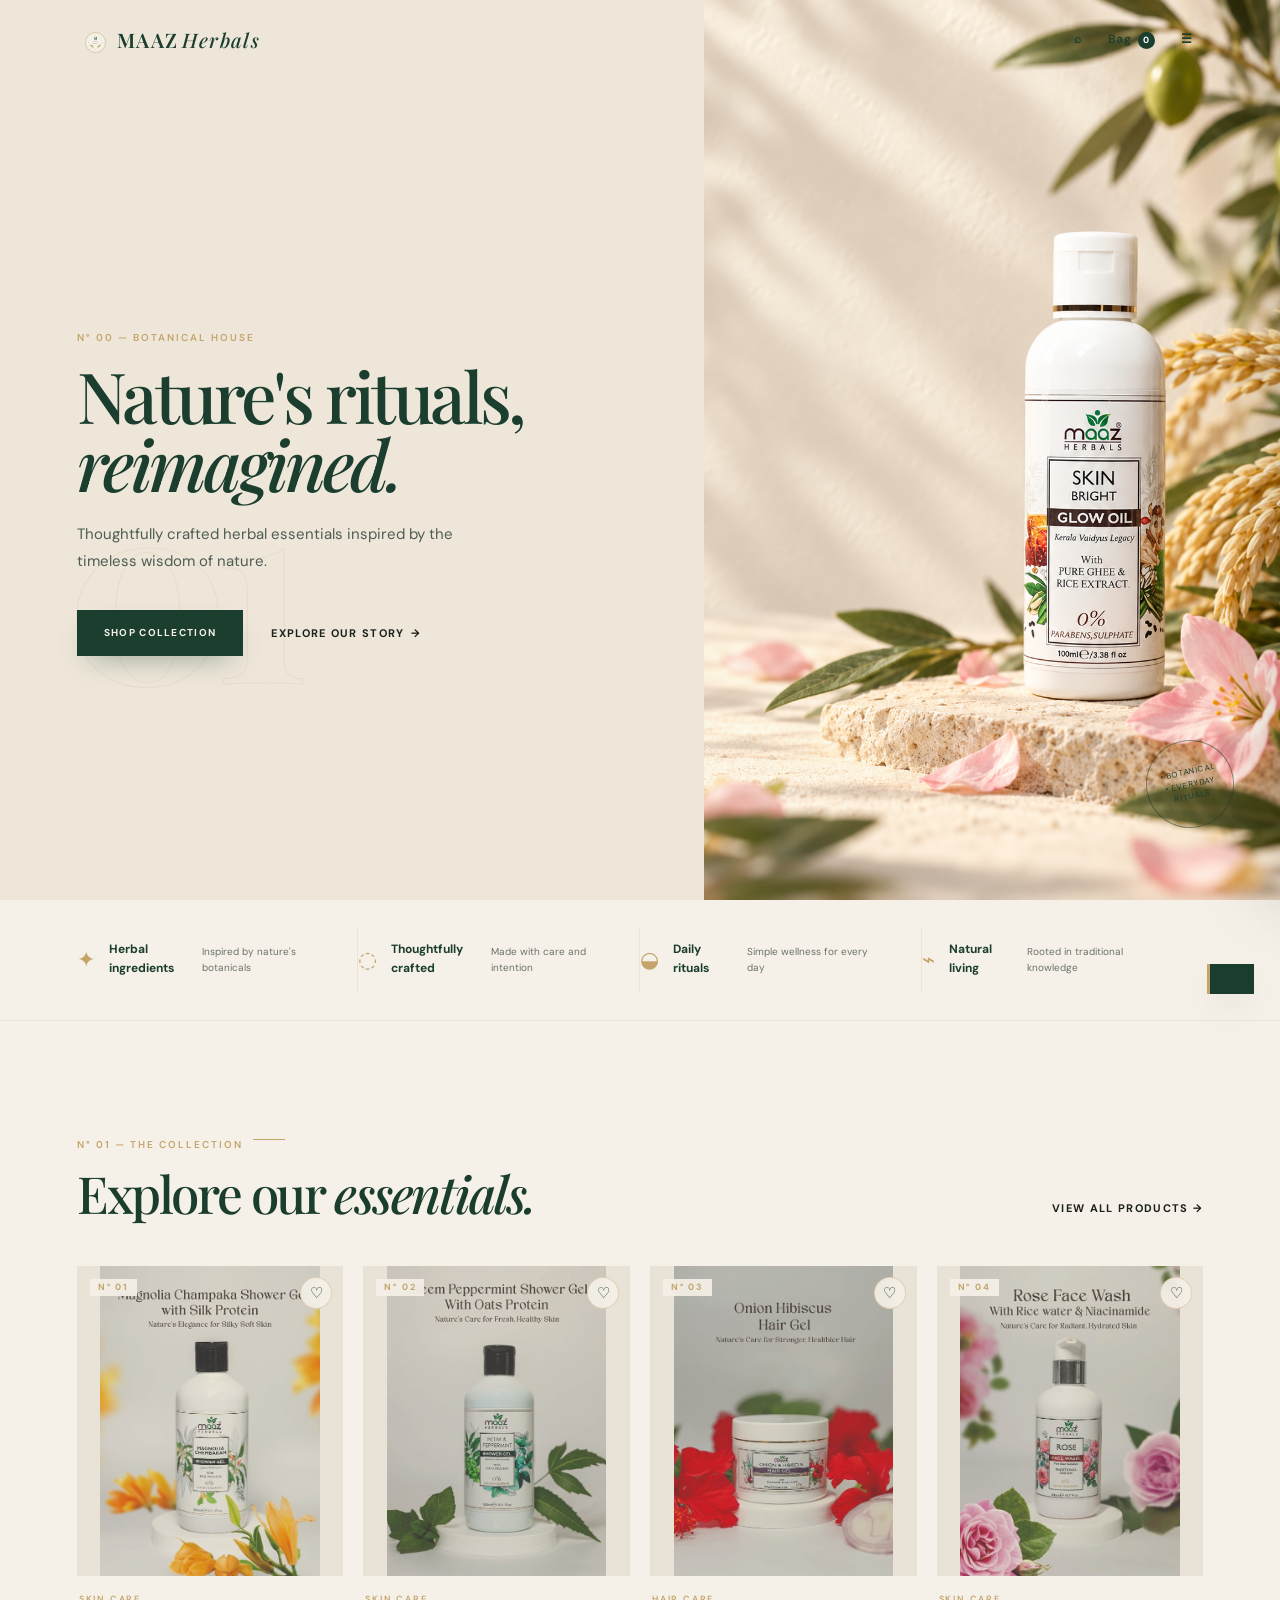
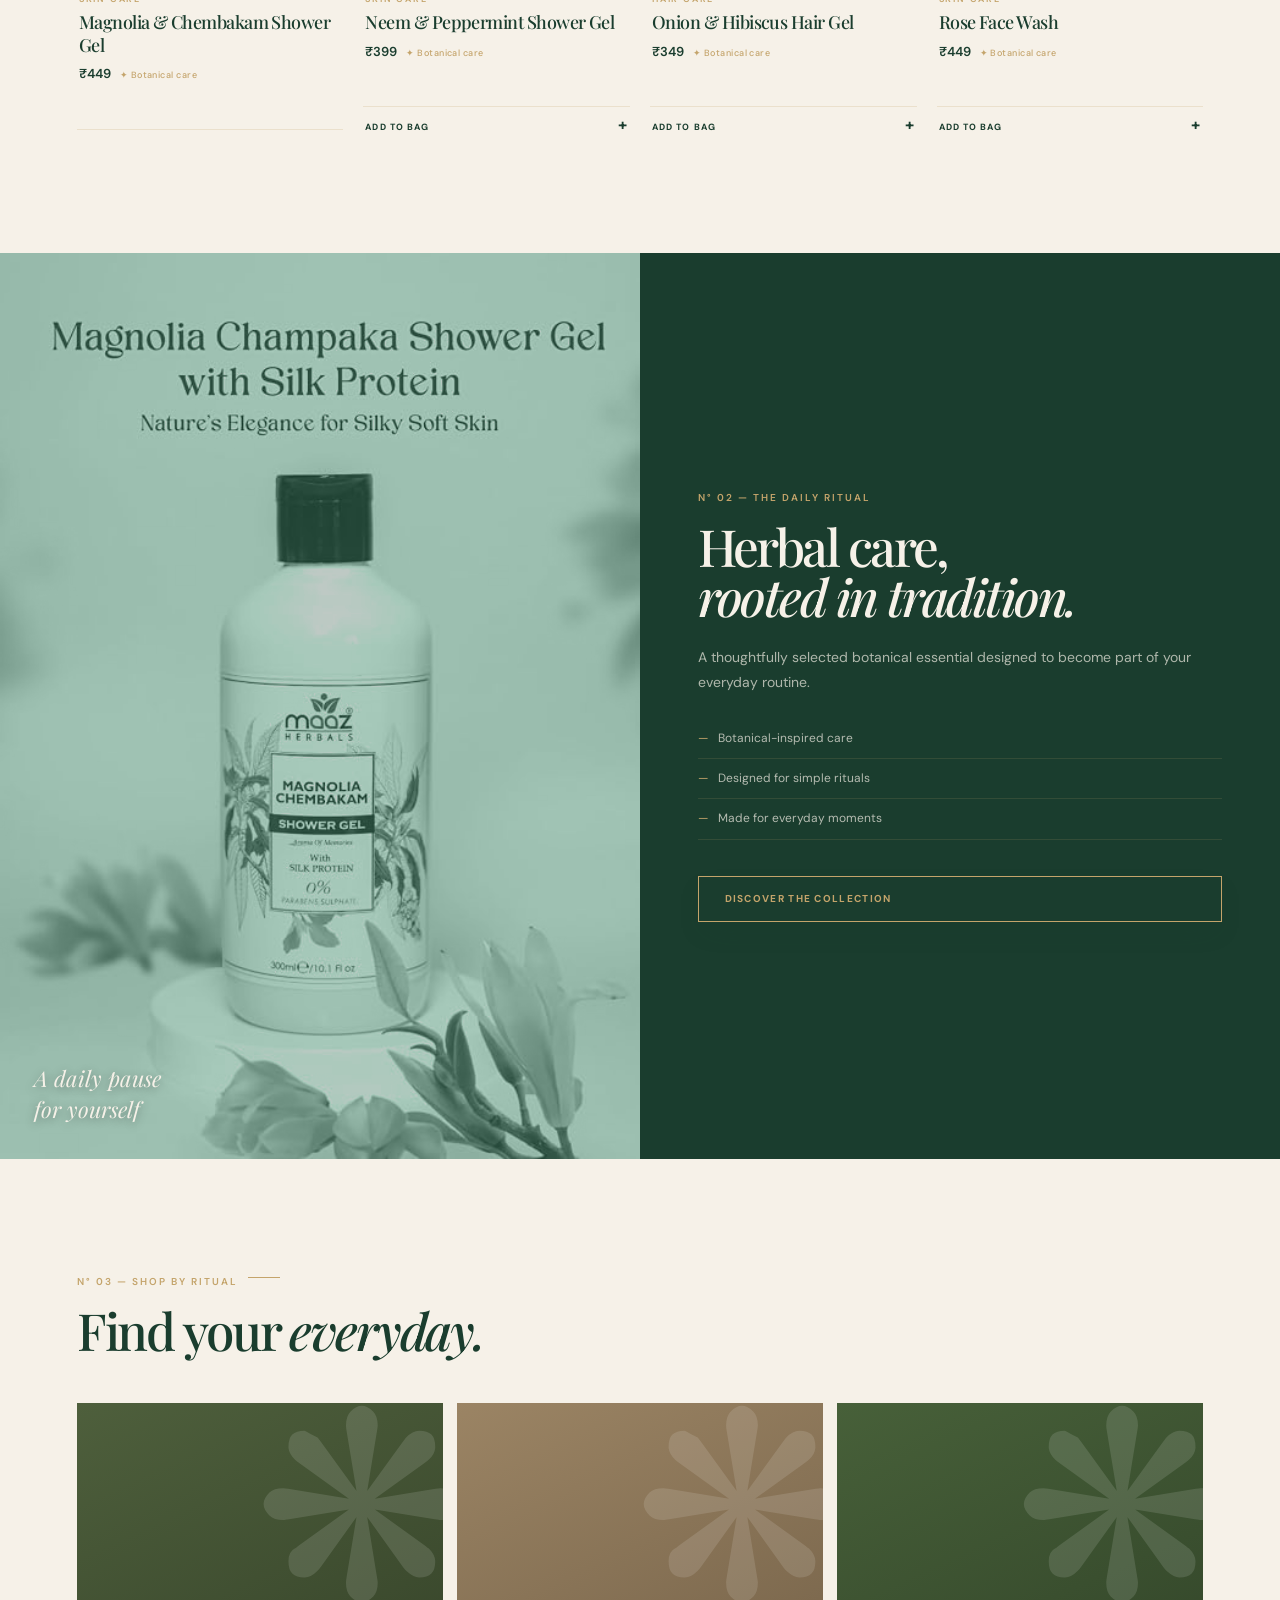
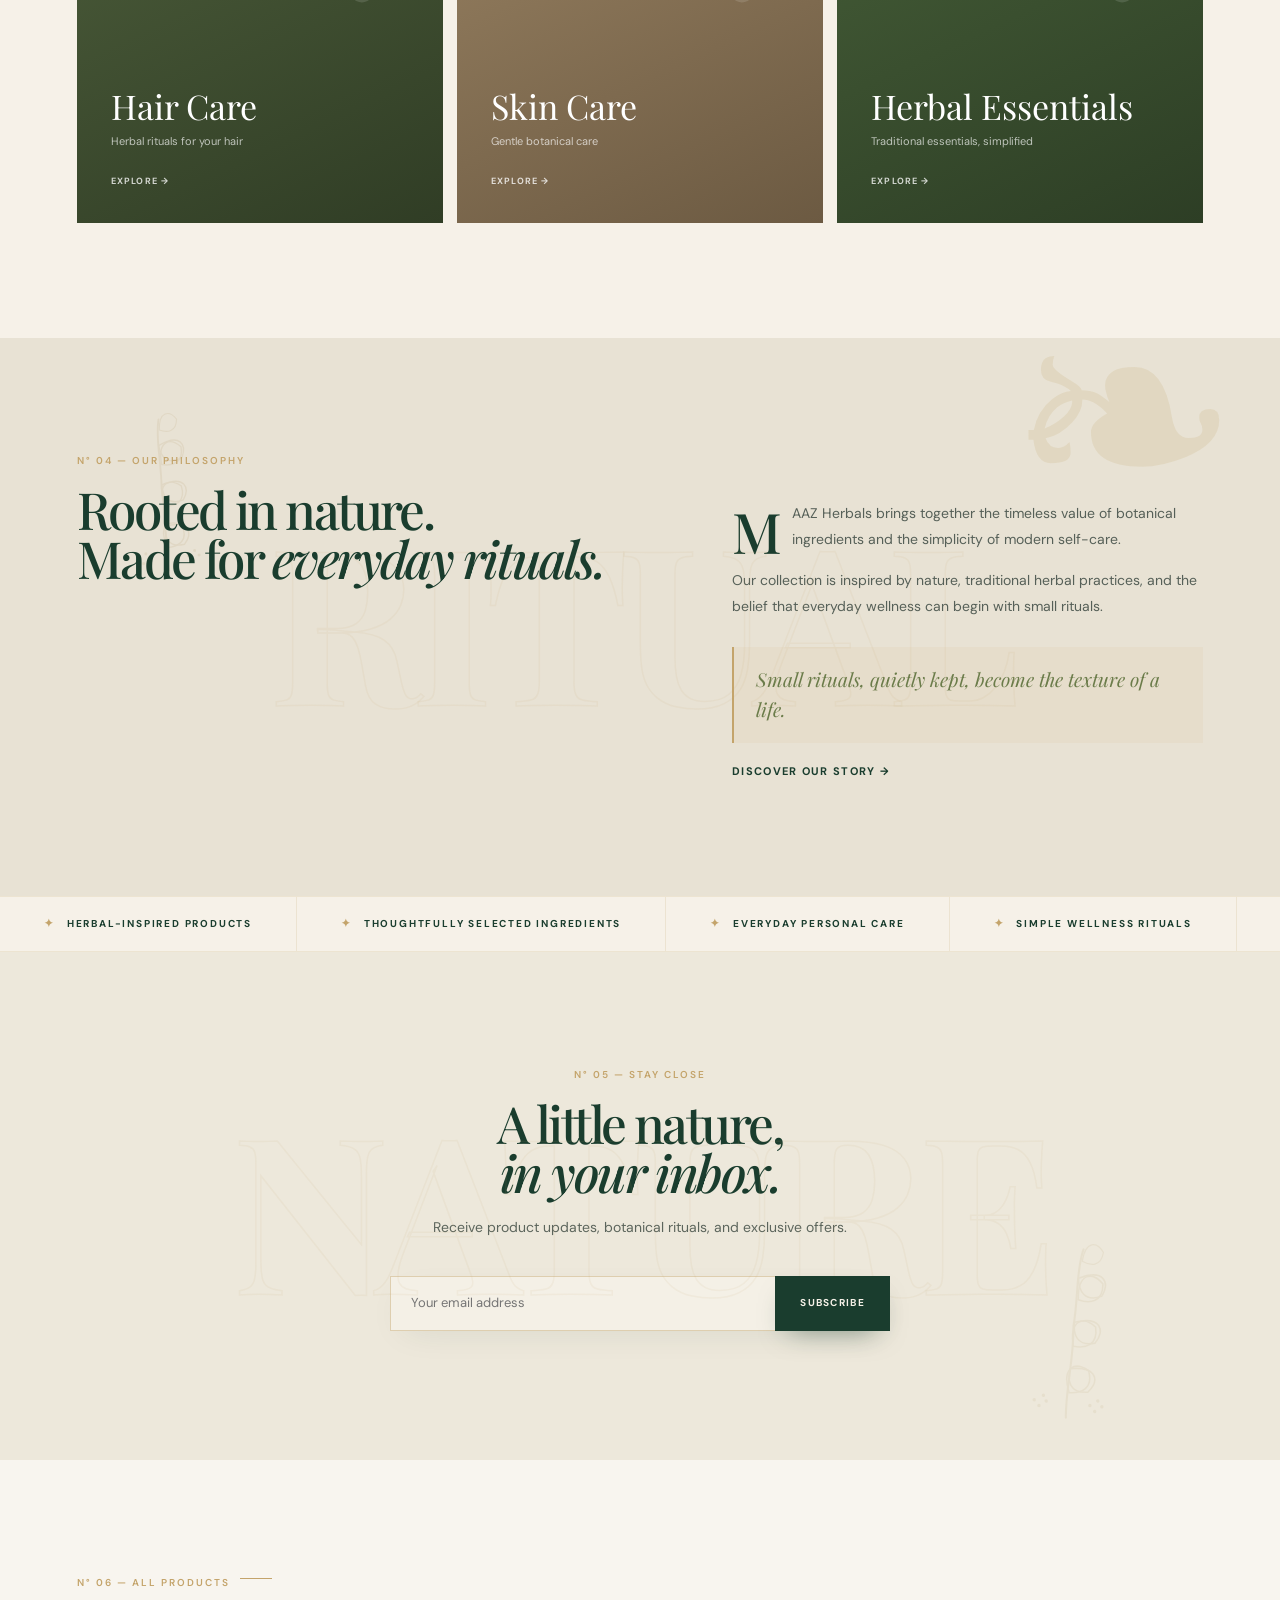
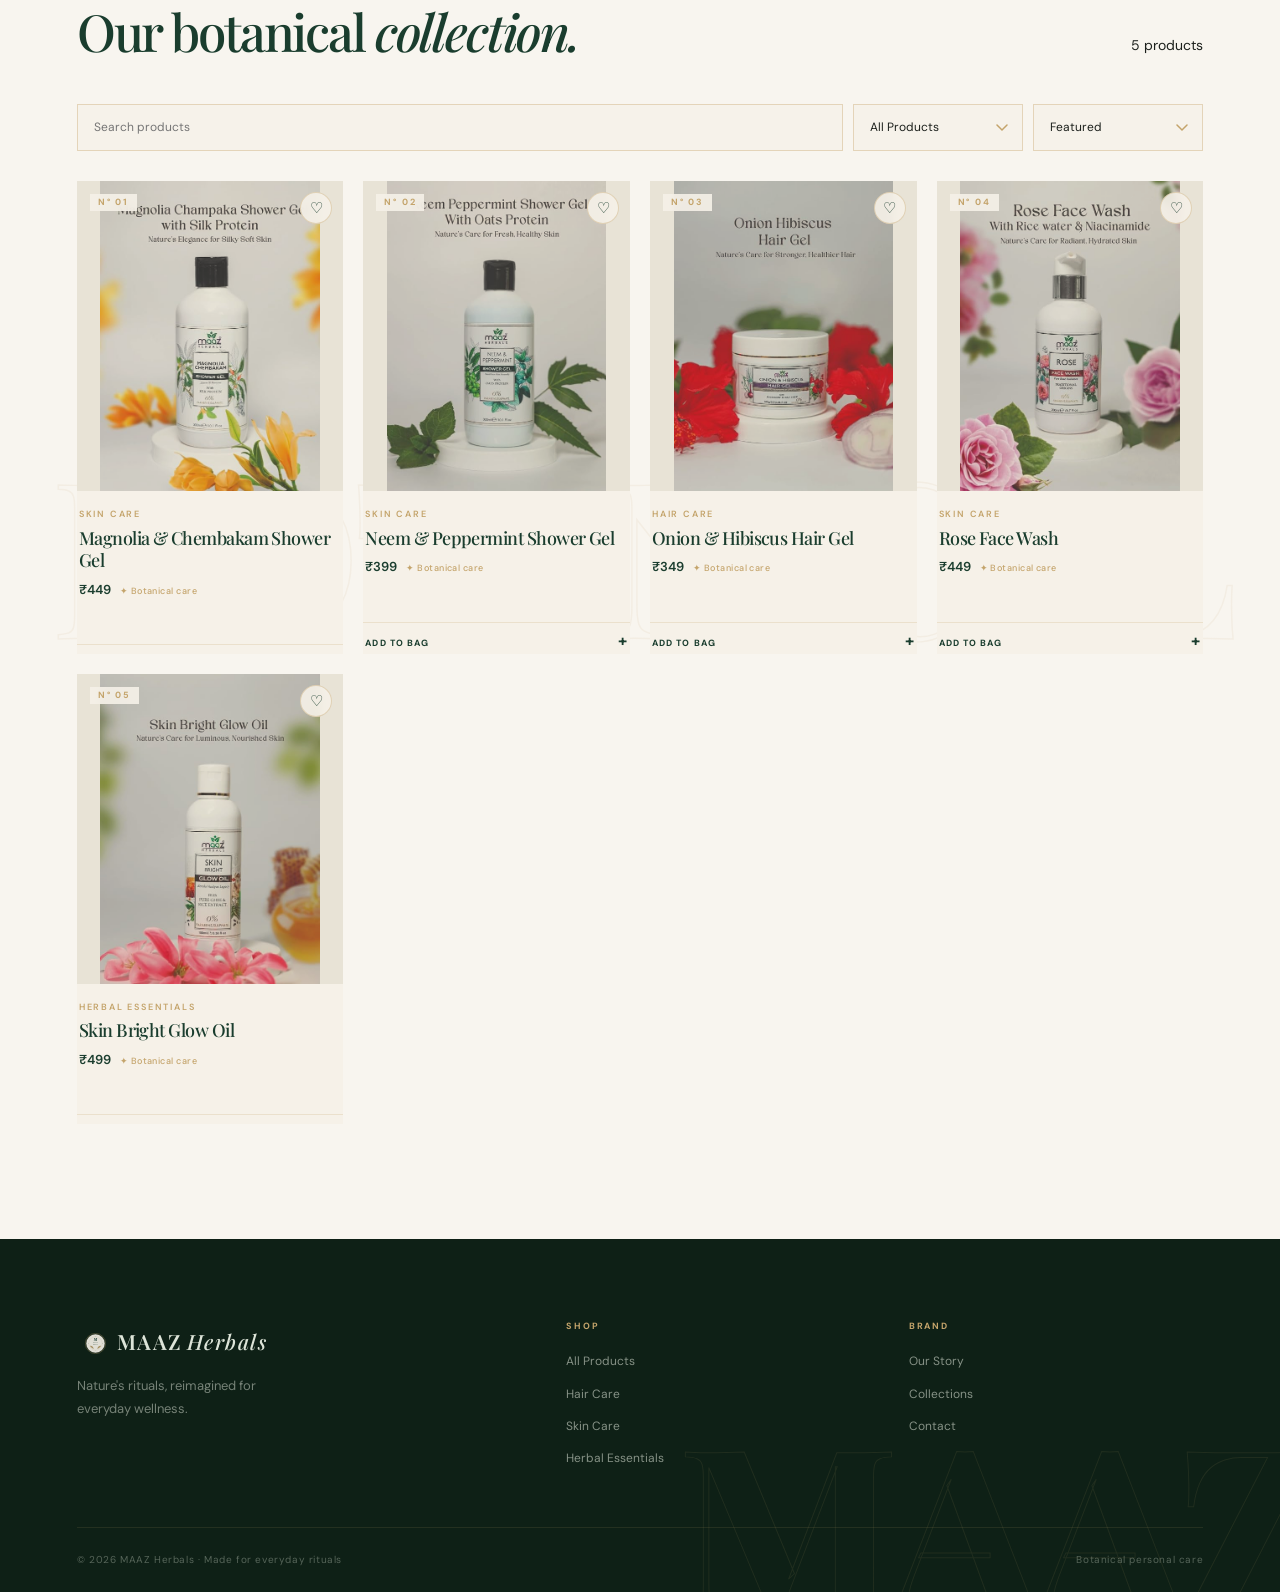
<file: index.html>
<!doctype html>
<html lang="en">
<head>
  <meta charset="UTF-8">
  <meta name="viewport" content="width=device-width, initial-scale=1.0">
  <meta name="description" content="MAAZ Herbals — nature's rituals, reimagined. Botanical personal care for everyday wellness.">
  <meta name="theme-color" content="#0e2016">
  <title>MAAZ Herbals — Botanical Rituals</title>
  <link rel="preconnect" href="https://fonts.googleapis.com">
  <link rel="preconnect" href="https://fonts.gstatic.com" crossorigin>
  <link href="https://fonts.googleapis.com/css2?family=DM+Sans:wght@400;500;600;700&family=Playfair+Display:ital,wght@0,500;0,600;1,500;1,600&display=swap" rel="stylesheet">
  <link rel="stylesheet" href="styles.css">
  <link rel="stylesheet" href="page.css">
  <link rel="stylesheet" href="premium.css">
  <link rel="stylesheet" href="responsive.css">
</head>
<body>

  <!-- Loader -->
  <div class="loader" id="loader">
    <img class="loader-seal" src="assets/maaz-seal.svg" alt="MAAZ Herbals seal">
    <div class="loader-name">MAAZ Herbals</div>
    <div class="loader-line"></div>
    <p>Preparing your botanical ritual...</p>
  </div>

  <!-- Toast -->
  <div class="toast" id="toast" role="status" aria-live="polite"></div>

  <!-- Scrim -->
  <div class="scrim" id="scrim"></div>

  <!-- Cart -->
  <aside class="cart" id="cart" aria-label="Shopping bag">
    <button class="close" data-close="cart" aria-label="Close cart">×</button>
    <p class="eyebrow">Your botanical basket</p>
    <h2>Shopping bag <span id="cartCount">(0)</span></h2>
    <div id="cartItems"></div>
    <div class="cart-bottom">
      <div><span>Subtotal</span><strong id="subtotal">₹0</strong></div>
      <small>Shipping calculated at checkout</small>
      <button class="button dark" id="checkout">Checkout</button>
      <button class="text-button" data-close="cart">Continue shopping</button>
    </div>
  </aside>

  <!-- Search panel -->
  <div class="search-panel" id="searchPanel" aria-hidden="true">
    <button class="close" data-close="searchPanel" aria-label="Close search">×</button>
    <p class="eyebrow">Find your ritual</p>
    <input id="searchInput" placeholder="Search hair oil, shower gel, face wash..." aria-label="Search products">
    <div class="search-results" id="searchResults"></div>
  </div>

  <!-- Navigation -->
  <header class="nav" id="nav">
    <a class="brand" href="index.html"><i class="seal" aria-hidden="true"></i>MAAZ <span>Herbals</span></a>
    <nav aria-label="Main navigation">
      <a href="index.html">Home</a>
      <a href="shop.html">Shop</a>
      <a href="story.html">Our Story</a>
      <a href="collections.html">Collections</a>
    </nav>
    <div class="nav-actions">
      <button aria-label="Search" id="openSearch">⌕</button>
      <button aria-label="Shopping bag" id="openCart">Bag <b id="navCount">0</b></button>
      <button class="menu" id="mobileMenu" aria-label="Open menu" aria-expanded="false">☰</button>
    </div>
  </header>

  <main id="home">

    <!-- Hero -->
    <section class="hero">
      <div class="hero-copy reveal">
        <span class="hero-number" aria-hidden="true">01</span>
        <p class="eyebrow">N° 00 — Botanical house</p>
        <h1>Nature's rituals,<br><em>reimagined.</em></h1>
        <p>Thoughtfully crafted herbal essentials inspired by the timeless wisdom of nature.</p>
        <div class="button-row">
          <a class="button dark" href="shop.html">Shop collection</a>
          <a class="text-button" href="story.html">Explore our story <span>→</span></a>
        </div>
      </div>
      <div class="hero-art">
        <img src="assets/botanical-hero.png" alt="Amber herbal bottle and botanical jar surrounded by leaves">
        <span class="motif" aria-hidden="true"></span>
        <div class="stamp" aria-hidden="true">• BOTANICAL<br>• EVERYDAY RITUALS</div>
      </div>
    </section>

    <!-- Trust bar -->
    <section class="trust" aria-label="Brand values">
      <div>
        <i aria-hidden="true">✦</i>
        <div><strong>Herbal ingredients</strong><span>Inspired by nature's botanicals</span></div>
      </div>
      <div>
        <i aria-hidden="true">◌</i>
        <div><strong>Thoughtfully crafted</strong><span>Made with care and intention</span></div>
      </div>
      <div>
        <i aria-hidden="true">◒</i>
        <div><strong>Daily rituals</strong><span>Simple wellness for every day</span></div>
      </div>
      <div>
        <i aria-hidden="true">⌁</i>
        <div><strong>Natural living</strong><span>Rooted in traditional knowledge</span></div>
      </div>
    </section>

    <!-- Featured products -->
    <section class="section products-section" id="shop">
      <div class="section-head">
        <div class="reveal">
          <p class="eyebrow">N° 01 — The collection</p>
          <h2>Explore our <em>essentials.</em></h2>
        </div>
        <a href="shop.html" class="text-button">View all products →</a>
      </div>
      <div class="product-grid" id="featuredProducts"></div>
    </section>

    <!-- Feature -->
    <section class="feature">
      <div class="feature-image">
        <img src="assets/botanical-hero.png" alt="Herbal care ritual">
        <span class="image-note">A daily pause<br>for yourself</span>
      </div>
      <div class="feature-copy reveal">
        <p class="eyebrow">N° 02 — The daily ritual</p>
        <h2>Herbal care,<br><em>rooted in tradition.</em></h2>
        <p>A thoughtfully selected botanical essential designed to become part of your everyday routine.</p>
        <ul>
          <li>Botanical-inspired care</li>
          <li>Designed for simple rituals</li>
          <li>Made for everyday moments</li>
        </ul>
        <a class="button dark" href="shop.html">Discover the collection</a>
      </div>
    </section>

    <!-- Collections -->
    <section class="section category-section" id="collections">
      <div class="section-head">
        <div class="reveal">
          <p class="eyebrow">N° 03 — Shop by ritual</p>
          <h2>Find your <em>everyday.</em></h2>
        </div>
      </div>
      <div class="categories">
        <a href="collections.html" data-category="Hair Care" class="category hair reveal">
          <span>Hair Care</span>
          <small>Herbal rituals for your hair</small>
          <b>Explore →</b>
        </a>
        <a href="collections.html" data-category="Skin Care" class="category skin reveal">
          <span>Skin Care</span>
          <small>Gentle botanical care</small>
          <b>Explore →</b>
        </a>
        <a href="collections.html" data-category="Herbal Essentials" class="category powder reveal">
          <span>Herbal Essentials</span>
          <small>Traditional essentials, simplified</small>
          <b>Explore →</b>
        </a>
      </div>
    </section>

    <!-- Story -->
    <section class="story reveal" id="story">
      <span class="motif" aria-hidden="true"></span>
      <div class="story-leaf" aria-hidden="true">❧</div>
      <div class="watermark"><span>RITUAL</span></div>
      <div class="reveal">
        <p class="eyebrow">N° 04 — Our philosophy</p>
        <h2>Rooted in nature.<br>Made for <em>everyday rituals.</em></h2>
      </div>
      <div class="reveal">
        <p>MAAZ Herbals brings together the timeless value of botanical ingredients and the simplicity of modern self-care.</p>
        <p>Our collection is inspired by nature, traditional herbal practices, and the belief that everyday wellness can begin with small rituals.</p>
        <blockquote class="pull">Small rituals, quietly kept, become the texture of a life.</blockquote>
        <a class="text-button" href="story.html" style="margin-top:20px">Discover our story →</a>
      </div>
    </section>

    <!-- Benefits marquee -->
    <section class="benefits" aria-label="Brand highlights">
      <div class="benefits-track">
        <div class="benefits-item">Herbal-inspired products</div>
        <div class="benefits-item">Thoughtfully selected ingredients</div>
        <div class="benefits-item">Everyday personal care</div>
        <div class="benefits-item">Simple wellness rituals</div>
        <div class="benefits-item">Botanical personal care</div>
        <div class="benefits-item">Nature's daily essentials</div>
        <!-- Duplicate for seamless loop -->
        <div class="benefits-item">Herbal-inspired products</div>
        <div class="benefits-item">Thoughtfully selected ingredients</div>
        <div class="benefits-item">Everyday personal care</div>
        <div class="benefits-item">Simple wellness rituals</div>
        <div class="benefits-item">Botanical personal care</div>
        <div class="benefits-item">Nature's daily essentials</div>
      </div>
    </section>

    <!-- Newsletter -->
    <section class="newsletter reveal">
      <span class="motif" aria-hidden="true"></span>
      <div class="watermark"><span>NATURE</span></div>
      <p class="eyebrow">N° 05 — Stay close</p>
      <h2>A little nature,<br><em>in your inbox.</em></h2>
      <p>Receive product updates, botanical rituals, and exclusive offers.</p>
      <form id="newsletterForm" novalidate>
        <input type="email" id="email" placeholder="Your email address" required aria-label="Email address">
        <button class="button dark" type="submit">Subscribe</button>
      </form>
      <small id="formMessage"></small>
    </section>

    <!-- Shop all -->
    <section class="shop-all section" id="shop-all">
      <div class="watermark"><span>BOTANICAL</span></div>
      <div class="section-head">
        <div class="reveal">
          <p class="eyebrow">N° 06 — All products</p>
          <h2>Our botanical <em>collection.</em></h2>
        </div>
        <span id="productCount"></span>
      </div>
      <div class="filters">
        <input id="shopSearch" placeholder="Search products" aria-label="Search products">
        <select id="categoryFilter" aria-label="Filter by category">
          <option>All Products</option>
          <option>Hair Care</option>
          <option>Skin Care</option>
          <option>Herbal Essentials</option>
        </select>
        <select id="sortFilter" aria-label="Sort products">
          <option value="featured">Featured</option>
          <option value="low">Price: Low to High</option>
          <option value="high">Price: High to Low</option>
          <option value="name">Name: A–Z</option>
        </select>
      </div>
      <div class="product-grid" id="allProducts"></div>
    </section>

  </main>

  <!-- Footer -->
  <footer>
    <b class="foot-mark" aria-hidden="true">MAAZ</b>
    <div class="foot-brand">
      <a class="brand" href="index.html"><i class="seal" aria-hidden="true"></i>MAAZ <span>Herbals</span></a>
      <p>Nature's rituals, reimagined for everyday wellness.</p>
    </div>
    <div class="foot-col">
      <h4>Shop</h4>
      <ul>
        <li><a href="shop.html">All Products</a></li>
        <li><a href="collections.html">Hair Care</a></li>
        <li><a href="collections.html">Skin Care</a></li>
        <li><a href="collections.html">Herbal Essentials</a></li>
      </ul>
    </div>
    <div class="foot-col">
      <h4>Brand</h4>
      <ul>
        <li><a href="story.html">Our Story</a></li>
        <li><a href="collections.html">Collections</a></li>
        <li><a href="#">Contact</a></li>
      </ul>
    </div>
    <div class="foot-bottom">
      <small>© 2026 MAAZ Herbals · Made for everyday rituals</small>
      <small>Botanical personal care</small>
    </div>
  </footer>

  <script src="app.js"></script>
</body>
</html>
</file>
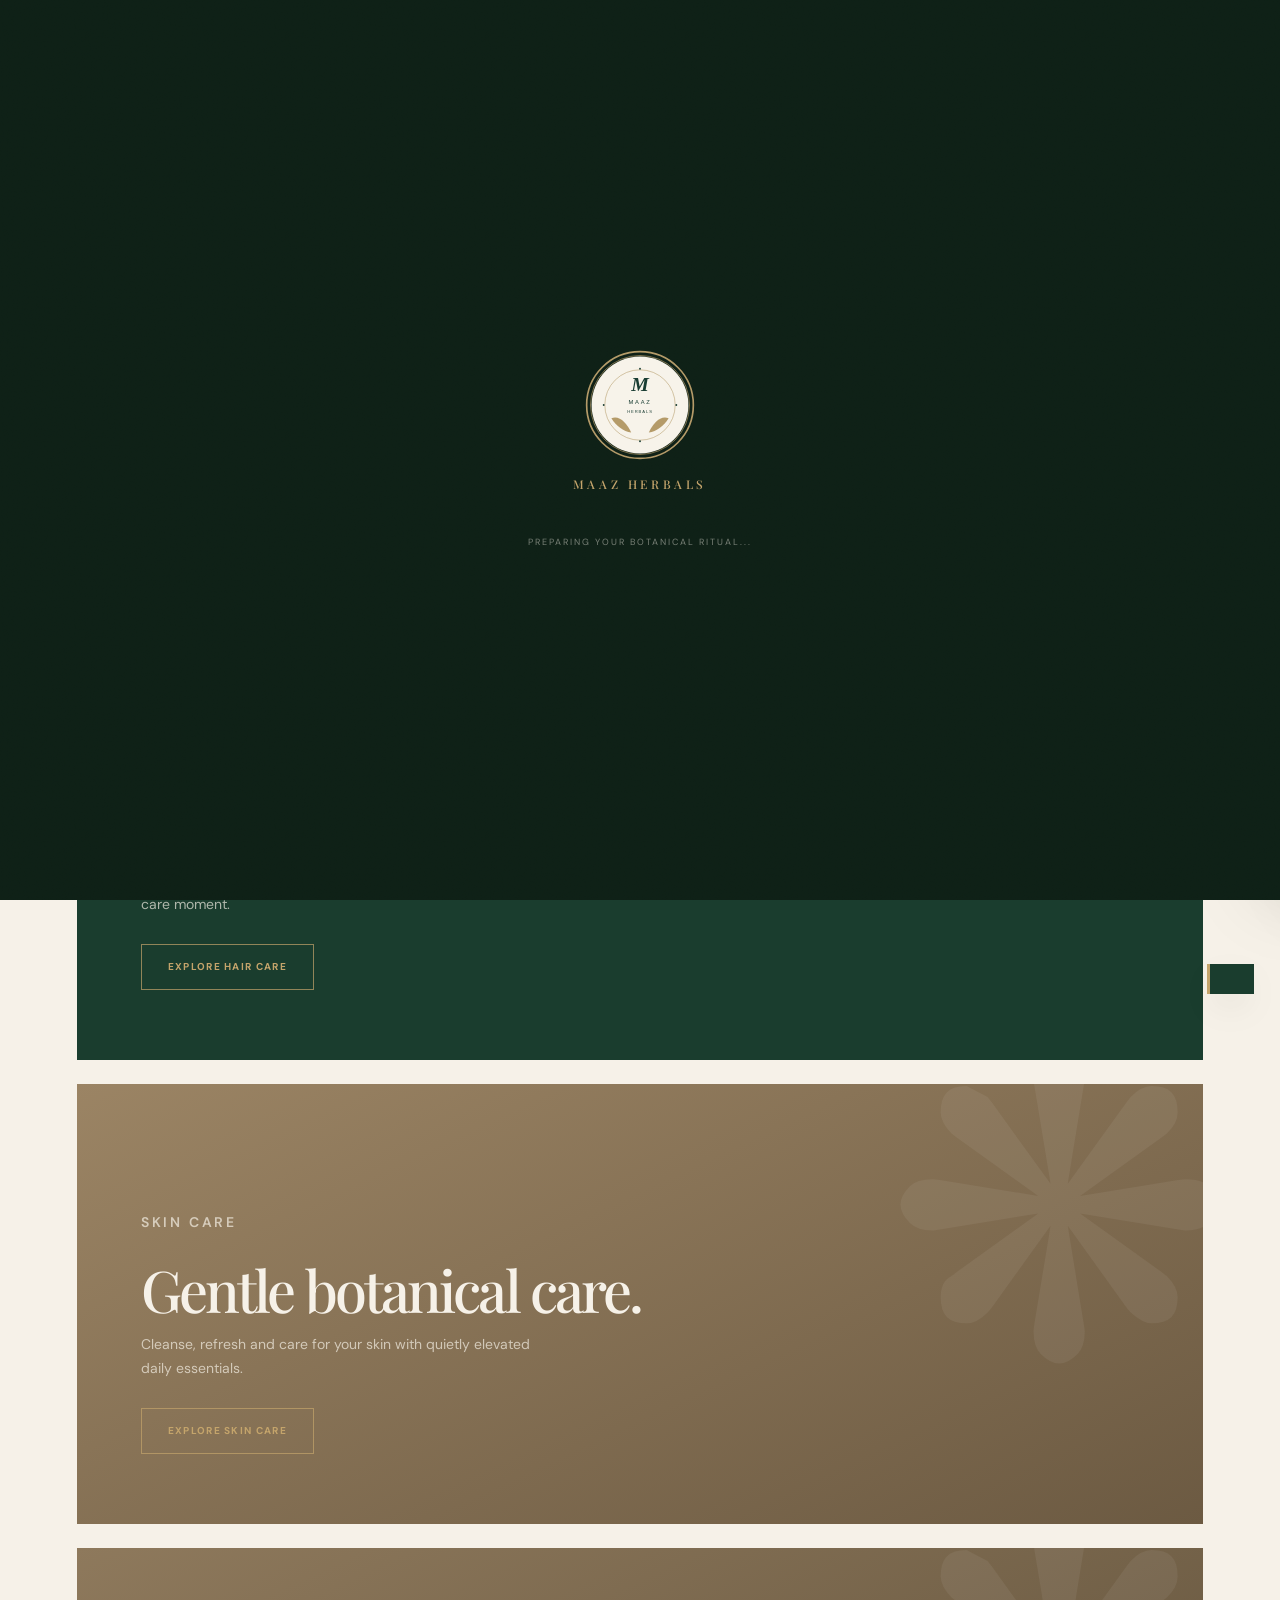
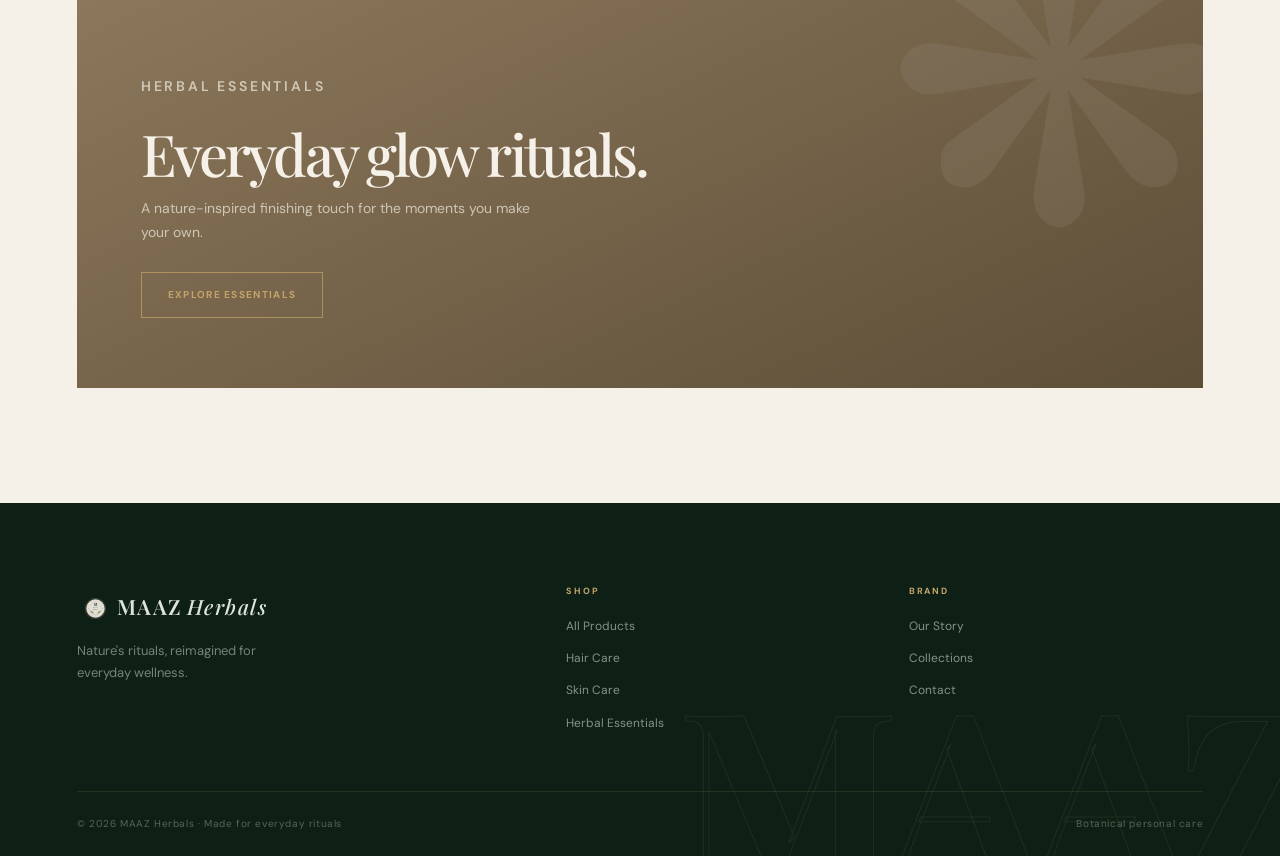
<file: collections.html>
<!doctype html>
<html lang="en">
<head>
  <meta charset="UTF-8">
  <meta name="viewport" content="width=device-width, initial-scale=1.0">
  <meta name="description" content="Collections — MAAZ Herbals. Explore our botanical care collections for everyday rituals.">
  <meta name="theme-color" content="#0e2016">
  <title>Collections — MAAZ Herbals</title>
  <link rel="preconnect" href="https://fonts.googleapis.com">
  <link rel="preconnect" href="https://fonts.gstatic.com" crossorigin>
  <link href="https://fonts.googleapis.com/css2?family=DM+Sans:wght@400;500;600;700&family=Playfair+Display:ital,wght@0,500;0,600;1,500;1,600&display=swap" rel="stylesheet">
  <link rel="stylesheet" href="styles.css">
  <link rel="stylesheet" href="page.css">
  <link rel="stylesheet" href="premium.css">
  <link rel="stylesheet" href="responsive.css">
</head>
<body>

  <!-- Loader -->
  <div class="loader" id="loader">
    <img class="loader-seal" src="assets/maaz-seal.svg" alt="MAAZ Herbals seal">
    <div class="loader-name">MAAZ Herbals</div>
    <div class="loader-line"></div>
    <p>Preparing your botanical ritual...</p>
  </div>

  <!-- Toast -->
  <div class="toast" id="toast" role="status" aria-live="polite"></div>

  <!-- Scrim -->
  <div class="scrim" id="scrim"></div>

  <!-- Cart -->
  <aside class="cart" id="cart" aria-label="Shopping bag">
    <button class="close" data-close="cart" aria-label="Close cart">×</button>
    <p class="eyebrow">Your botanical basket</p>
    <h2>Shopping bag <span id="cartCount">(0)</span></h2>
    <div id="cartItems"></div>
    <div class="cart-bottom">
      <div><span>Subtotal</span><strong id="subtotal">₹0</strong></div>
      <small>Shipping calculated at checkout</small>
      <button class="button dark" id="checkout">Checkout</button>
      <button class="text-button" data-close="cart">Continue shopping</button>
    </div>
  </aside>

  <!-- Navigation -->
  <header class="nav scrolled" id="nav">
    <a class="brand" href="index.html"><i class="seal" aria-hidden="true"></i>MAAZ <span>Herbals</span></a>
    <nav aria-label="Main navigation">
      <a href="index.html">Home</a>
      <a href="shop.html">Shop</a>
      <a href="story.html">Our Story</a>
      <a href="collections.html">Collections</a>
    </nav>
    <div class="nav-actions">
      <button aria-label="Shopping bag" id="openCart">Bag <b id="navCount">0</b></button>
      <button class="menu" id="mobileMenu" aria-label="Open menu" aria-expanded="false">☰</button>
    </div>
  </header>

  <main>
    <!-- Page hero -->
    <section class="page-hero reveal">
      <p class="eyebrow">N° 03 — Explore by ritual</p>
      <h1>Collections for your<br><em>everyday.</em></h1>
      <p>Discover our curated categories of botanical personal care essentials.</p>
    </section>

    <!-- Collection banners -->
    <section class="section" style="display:flex;flex-direction:column;gap:24px;">

      <div class="collection-banner reveal">
        <div>
          <p class="eyebrow">Hair Care</p>
          <h2>Rooted hair rituals.</h2>
          <p>Discover our nature-inspired essential for an intentional hair-care moment.</p>
          <a class="button" href="shop.html">Explore hair care</a>
        </div>
      </div>

      <div class="collection-banner reveal" style="background:linear-gradient(155deg,#9b8464,#6c5a42)">
        <div>
          <p class="eyebrow">Skin Care</p>
          <h2>Gentle botanical care.</h2>
          <p>Cleanse, refresh and care for your skin with quietly elevated daily essentials.</p>
          <a class="button" href="shop.html">Explore skin care</a>
        </div>
      </div>

      <div class="collection-banner reveal" style="background:linear-gradient(155deg,#8e795c,#5d4e38)">
        <div>
          <p class="eyebrow">Herbal Essentials</p>
          <h2>Everyday glow rituals.</h2>
          <p>A nature-inspired finishing touch for the moments you make your own.</p>
          <a class="button" href="shop.html">Explore essentials</a>
        </div>
      </div>

    </section>
  </main>

  <!-- Footer -->
  <footer>
    <b class="foot-mark" aria-hidden="true">MAAZ</b>
    <div class="foot-brand">
      <a class="brand" href="index.html"><i class="seal" aria-hidden="true"></i>MAAZ <span>Herbals</span></a>
      <p>Nature's rituals, reimagined for everyday wellness.</p>
    </div>
    <div class="foot-col">
      <h4>Shop</h4>
      <ul>
        <li><a href="shop.html">All Products</a></li>
        <li><a href="collections.html">Hair Care</a></li>
        <li><a href="collections.html">Skin Care</a></li>
        <li><a href="collections.html">Herbal Essentials</a></li>
      </ul>
    </div>
    <div class="foot-col">
      <h4>Brand</h4>
      <ul>
        <li><a href="story.html">Our Story</a></li>
        <li><a href="collections.html">Collections</a></li>
        <li><a href="#">Contact</a></li>
      </ul>
    </div>
    <div class="foot-bottom">
      <small>© 2026 MAAZ Herbals · Made for everyday rituals</small>
      <small>Botanical personal care</small>
    </div>
  </footer>

  <script src="app.js"></script>
</body>
</html>
</file>
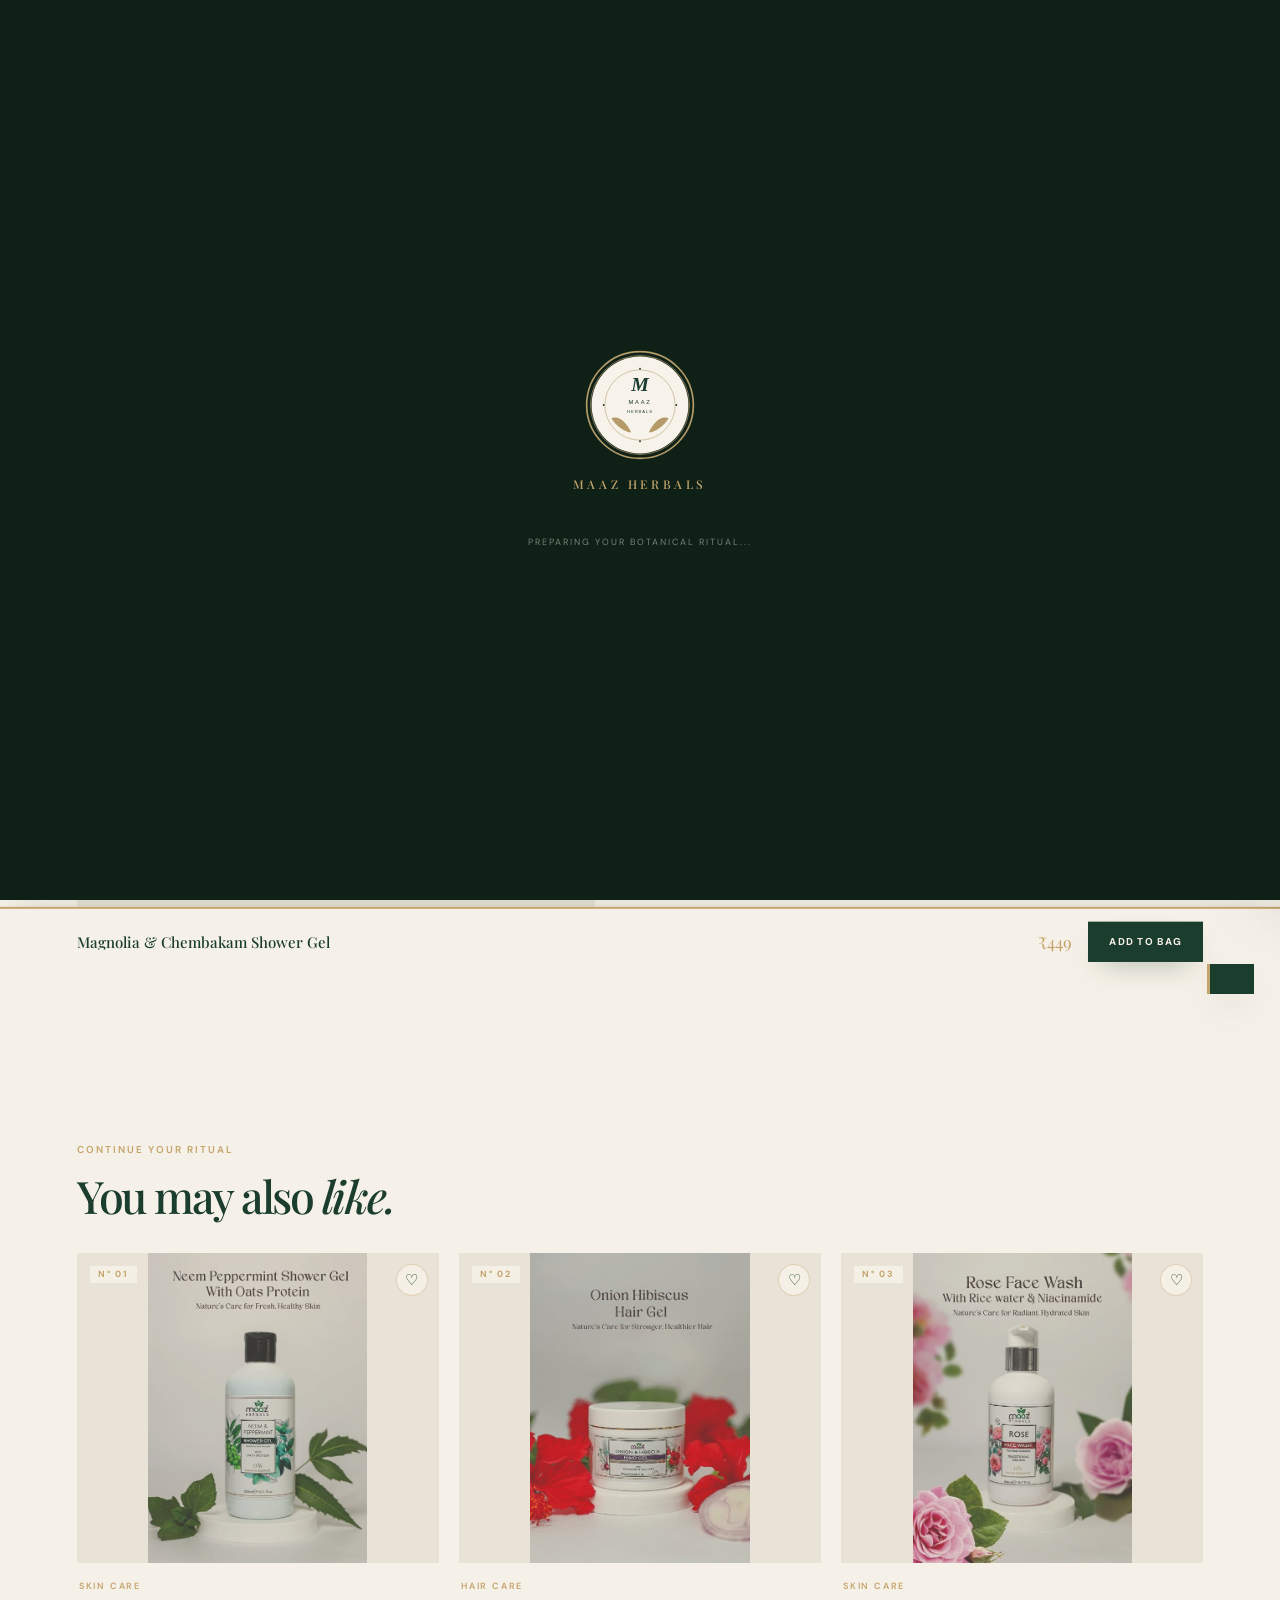
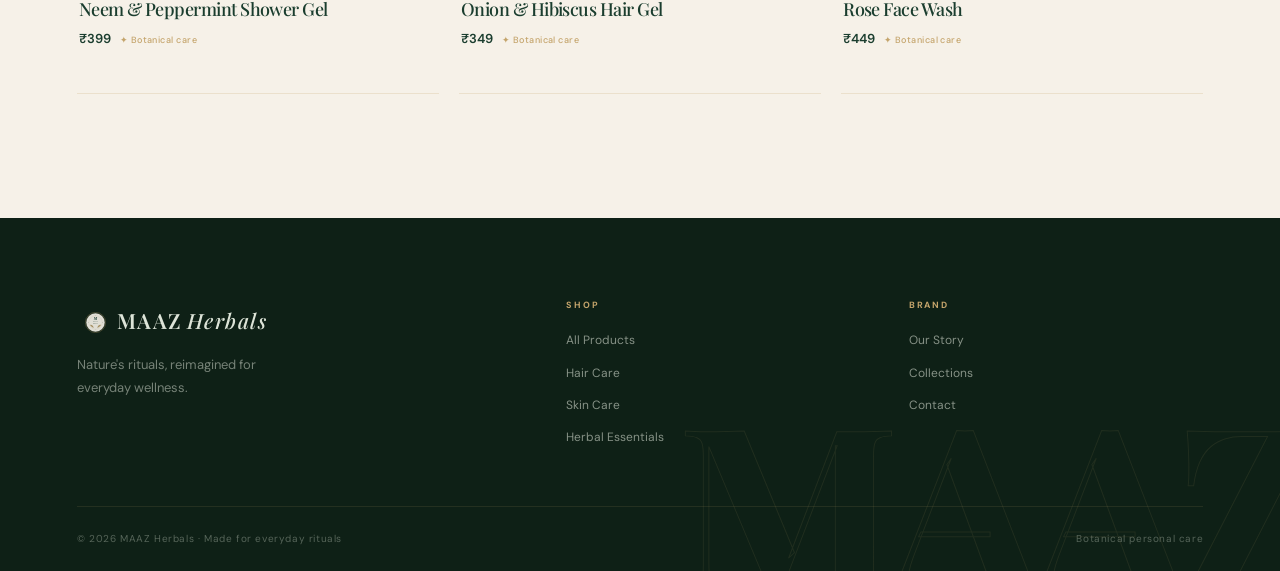
<file: product.html>
<!doctype html>
<html lang="en">
<head>
  <meta charset="UTF-8">
  <meta name="viewport" content="width=device-width, initial-scale=1.0">
  <meta name="description" content="MAAZ Herbals product — botanical personal care for everyday rituals.">
  <meta name="theme-color" content="#0e2016">
  <title>Product — MAAZ Herbals</title>
  <link rel="preconnect" href="https://fonts.googleapis.com">
  <link rel="preconnect" href="https://fonts.gstatic.com" crossorigin>
  <link href="https://fonts.googleapis.com/css2?family=DM+Sans:wght@400;500;600;700&family=Playfair+Display:ital,wght@0,500;0,600;1,500;1,600&display=swap" rel="stylesheet">
  <link rel="stylesheet" href="styles.css">
  <link rel="stylesheet" href="page.css">
  <link rel="stylesheet" href="premium.css">
  <link rel="stylesheet" href="responsive.css">
</head>
<body>

  <!-- Loader -->
  <div class="loader" id="loader">
    <img class="loader-seal" src="assets/maaz-seal.svg" alt="MAAZ Herbals seal">
    <div class="loader-name">MAAZ Herbals</div>
    <div class="loader-line"></div>
    <p>Preparing your botanical ritual...</p>
  </div>

  <!-- Toast -->
  <div class="toast" id="toast" role="status" aria-live="polite"></div>

  <!-- Scrim -->
  <div class="scrim" id="scrim"></div>

  <!-- Cart -->
  <aside class="cart" id="cart" aria-label="Shopping bag">
    <button class="close" data-close="cart" aria-label="Close cart">×</button>
    <p class="eyebrow">Your botanical basket</p>
    <h2>Shopping bag <span id="cartCount">(0)</span></h2>
    <div id="cartItems"></div>
    <div class="cart-bottom">
      <div><span>Subtotal</span><strong id="subtotal">₹0</strong></div>
      <small>Shipping calculated at checkout</small>
      <button class="button dark" id="checkout">Checkout</button>
      <button class="text-button" data-close="cart">Continue shopping</button>
    </div>
  </aside>

  <!-- Navigation -->
  <header class="nav scrolled" id="nav">
    <a class="brand" href="index.html"><i class="seal" aria-hidden="true"></i>MAAZ <span>Herbals</span></a>
    <nav aria-label="Main navigation">
      <a href="index.html">Home</a>
      <a href="shop.html">Shop</a>
      <a href="story.html">Our Story</a>
      <a href="collections.html">Collections</a>
    </nav>
    <div class="nav-actions">
      <button aria-label="Shopping bag" id="openCart">Bag <b id="navCount">0</b></button>
      <button class="menu" id="mobileMenu" aria-label="Open menu" aria-expanded="false">☰</button>
    </div>
  </header>

  <!-- Product page content injected by JS -->
  <main id="productPage"></main>

  <!-- Sticky buybar -->
  <div class="buybar" id="buybar" aria-label="Quick add to bag">
    <span class="buybar-name" id="buybarName"></span>
    <span class="buybar-price" id="buybarPrice"></span>
    <button class="button dark" id="buybarAdd">Add to bag</button>
  </div>

  <!-- Footer -->
  <footer>
    <b class="foot-mark" aria-hidden="true">MAAZ</b>
    <div class="foot-brand">
      <a class="brand" href="index.html"><i class="seal" aria-hidden="true"></i>MAAZ <span>Herbals</span></a>
      <p>Nature's rituals, reimagined for everyday wellness.</p>
    </div>
    <div class="foot-col">
      <h4>Shop</h4>
      <ul>
        <li><a href="shop.html">All Products</a></li>
        <li><a href="collections.html">Hair Care</a></li>
        <li><a href="collections.html">Skin Care</a></li>
        <li><a href="collections.html">Herbal Essentials</a></li>
      </ul>
    </div>
    <div class="foot-col">
      <h4>Brand</h4>
      <ul>
        <li><a href="story.html">Our Story</a></li>
        <li><a href="collections.html">Collections</a></li>
        <li><a href="#">Contact</a></li>
      </ul>
    </div>
    <div class="foot-bottom">
      <small>© 2026 MAAZ Herbals · Made for everyday rituals</small>
      <small>Botanical personal care</small>
    </div>
  </footer>

  <script src="app.js"></script>
</body>
</html>
</file>
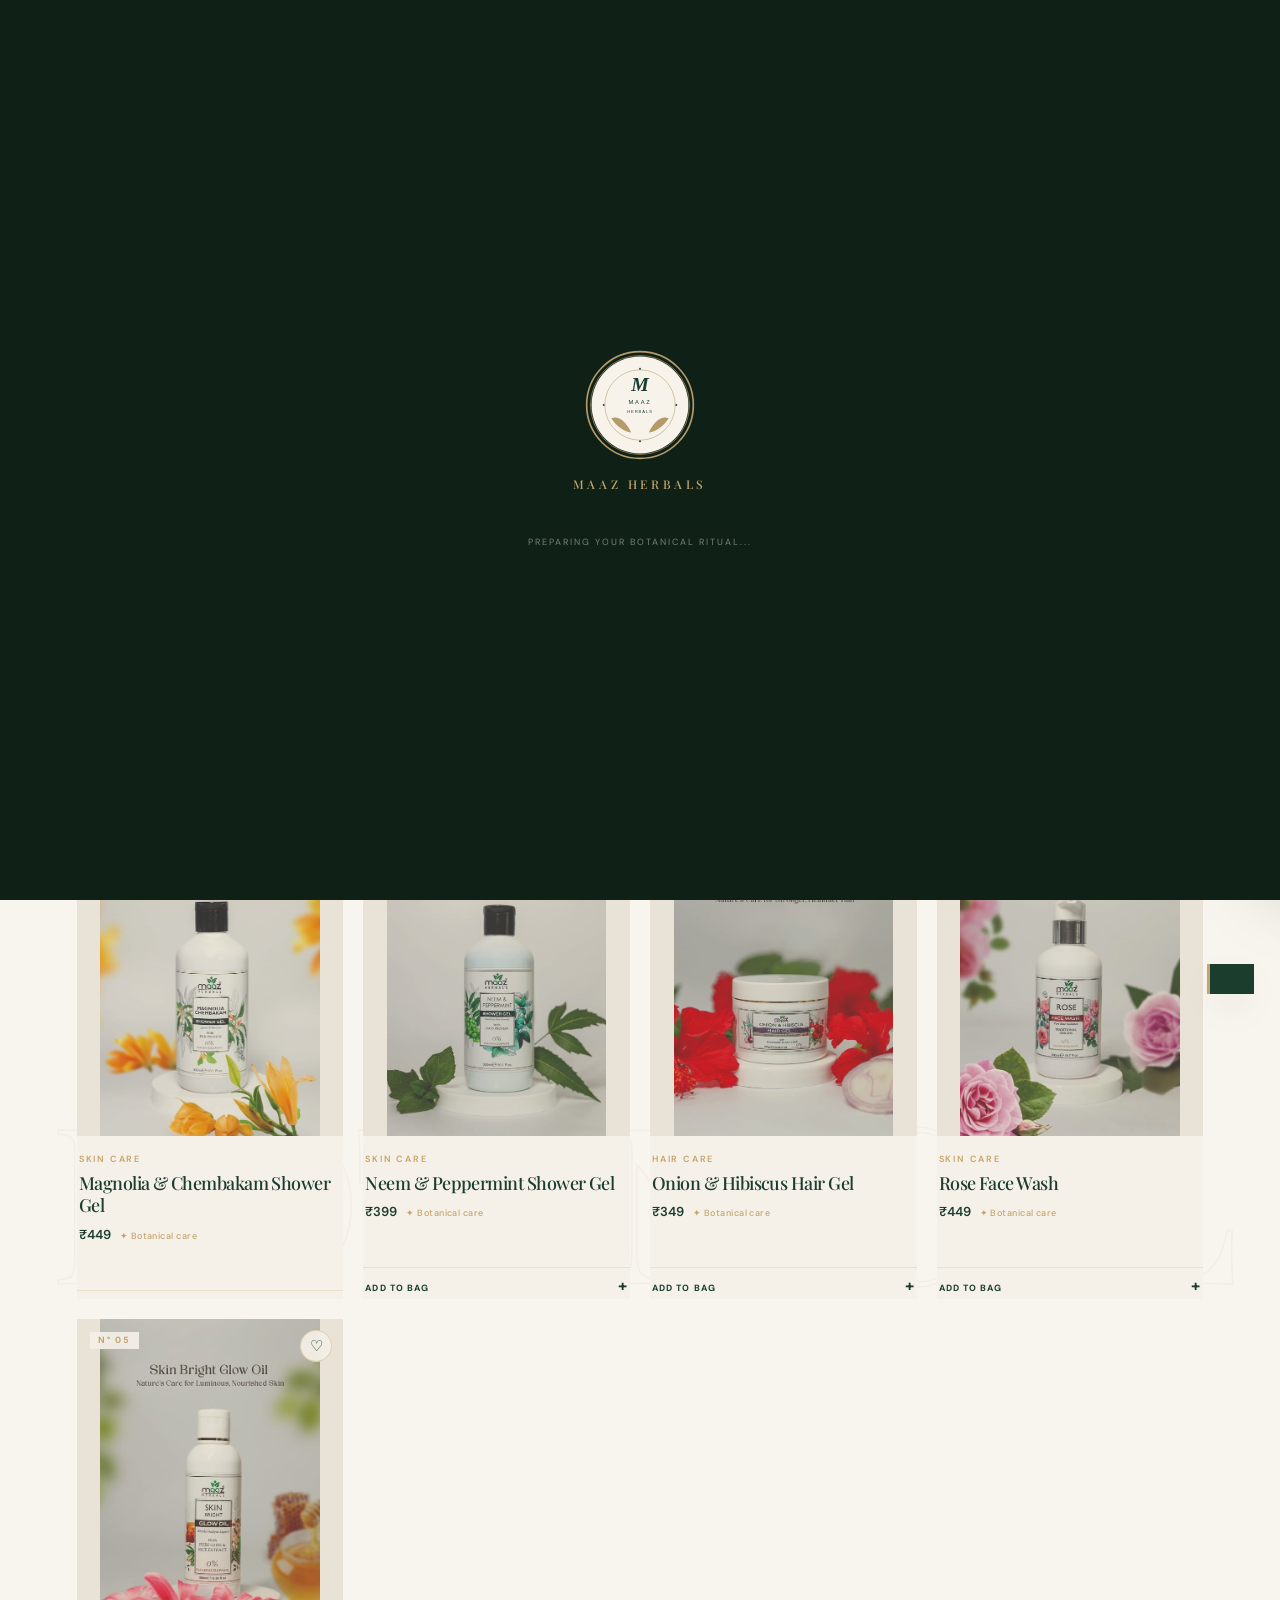
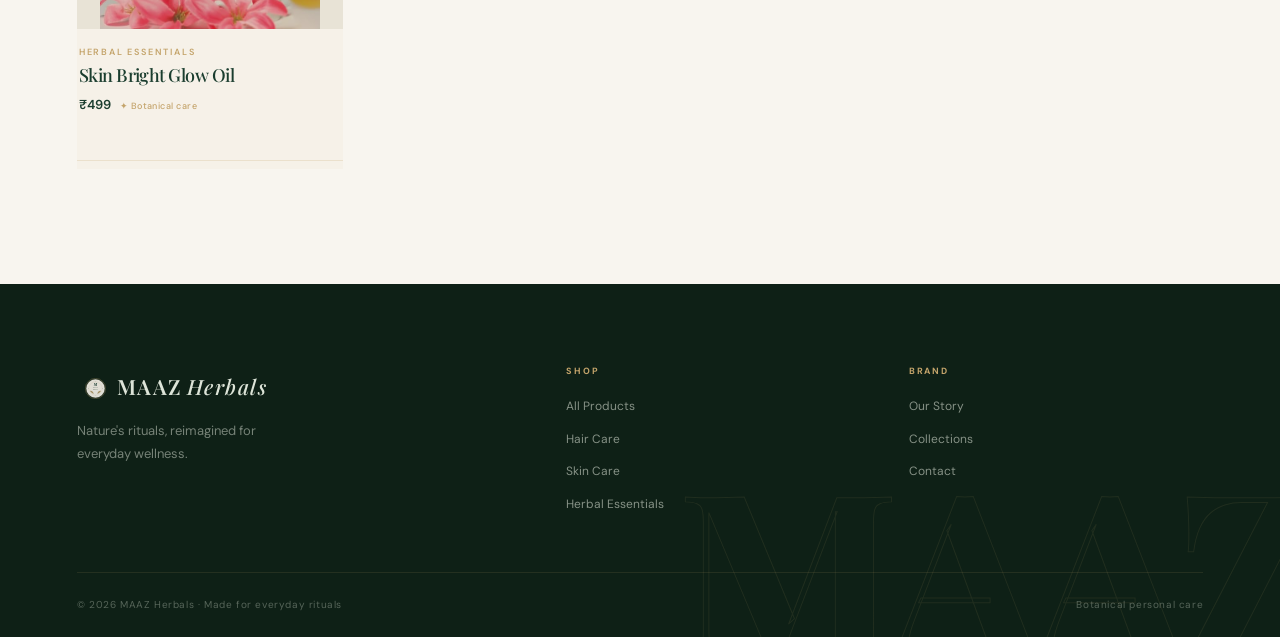
<file: shop.html>
<!doctype html>
<html lang="en">
<head>
  <meta charset="UTF-8">
  <meta name="viewport" content="width=device-width, initial-scale=1.0">
  <meta name="description" content="Shop MAAZ Herbals — botanical personal care essentials for everyday rituals.">
  <meta name="theme-color" content="#0e2016">
  <title>Shop — MAAZ Herbals</title>
  <link rel="preconnect" href="https://fonts.googleapis.com">
  <link rel="preconnect" href="https://fonts.gstatic.com" crossorigin>
  <link href="https://fonts.googleapis.com/css2?family=DM+Sans:wght@400;500;600;700&family=Playfair+Display:ital,wght@0,500;0,600;1,500;1,600&display=swap" rel="stylesheet">
  <link rel="stylesheet" href="styles.css">
  <link rel="stylesheet" href="page.css">
  <link rel="stylesheet" href="premium.css">
  <link rel="stylesheet" href="responsive.css">
</head>
<body>

  <!-- Loader -->
  <div class="loader" id="loader">
    <img class="loader-seal" src="assets/maaz-seal.svg" alt="MAAZ Herbals seal">
    <div class="loader-name">MAAZ Herbals</div>
    <div class="loader-line"></div>
    <p>Preparing your botanical ritual...</p>
  </div>

  <!-- Toast -->
  <div class="toast" id="toast" role="status" aria-live="polite"></div>

  <!-- Scrim -->
  <div class="scrim" id="scrim"></div>

  <!-- Cart -->
  <aside class="cart" id="cart" aria-label="Shopping bag">
    <button class="close" data-close="cart" aria-label="Close cart">×</button>
    <p class="eyebrow">Your botanical basket</p>
    <h2>Shopping bag <span id="cartCount">(0)</span></h2>
    <div id="cartItems"></div>
    <div class="cart-bottom">
      <div><span>Subtotal</span><strong id="subtotal">₹0</strong></div>
      <small>Shipping calculated at checkout</small>
      <button class="button dark" id="checkout">Checkout</button>
      <button class="text-button" data-close="cart">Continue shopping</button>
    </div>
  </aside>

  <!-- Navigation -->
  <header class="nav scrolled" id="nav">
    <a class="brand" href="index.html"><i class="seal" aria-hidden="true"></i>MAAZ <span>Herbals</span></a>
    <nav aria-label="Main navigation">
      <a href="index.html">Home</a>
      <a href="shop.html">Shop</a>
      <a href="story.html">Our Story</a>
      <a href="collections.html">Collections</a>
    </nav>
    <div class="nav-actions">
      <button aria-label="Shopping bag" id="openCart">Bag <b id="navCount">0</b></button>
      <button class="menu" id="mobileMenu" aria-label="Open menu" aria-expanded="false">☰</button>
    </div>
  </header>

  <main>
    <!-- Page hero -->
    <section class="page-hero reveal">
      <p class="eyebrow">N° 01 — The complete collection</p>
      <h1>Botanical care for<br><em>everyday rituals.</em></h1>
      <p>Discover our current collection of herbal-inspired personal care essentials.</p>
    </section>

    <!-- Shop grid -->
    <section class="shop-all section" id="shop-all" style="position:relative;overflow:hidden;">
      <div class="watermark"><span>BOTANICAL</span></div>
      <div class="section-head">
        <div class="reveal">
          <p class="eyebrow">N° 06 — Shop all</p>
          <h2>Choose your <em>ritual.</em></h2>
        </div>
        <span id="productCount"></span>
      </div>
      <div class="filters">
        <input id="shopSearch" placeholder="Search products" aria-label="Search products">
        <select id="categoryFilter" aria-label="Filter by category">
          <option>All Products</option>
          <option>Hair Care</option>
          <option>Skin Care</option>
          <option>Herbal Essentials</option>
        </select>
        <select id="sortFilter" aria-label="Sort products">
          <option value="featured">Featured</option>
          <option value="low">Price: Low to High</option>
          <option value="high">Price: High to Low</option>
          <option value="name">Name: A–Z</option>
        </select>
      </div>
      <div class="product-grid" id="allProducts"></div>
    </section>
  </main>

  <!-- Footer -->
  <footer>
    <b class="foot-mark" aria-hidden="true">MAAZ</b>
    <div class="foot-brand">
      <a class="brand" href="index.html"><i class="seal" aria-hidden="true"></i>MAAZ <span>Herbals</span></a>
      <p>Nature's rituals, reimagined for everyday wellness.</p>
    </div>
    <div class="foot-col">
      <h4>Shop</h4>
      <ul>
        <li><a href="shop.html">All Products</a></li>
        <li><a href="collections.html">Hair Care</a></li>
        <li><a href="collections.html">Skin Care</a></li>
        <li><a href="collections.html">Herbal Essentials</a></li>
      </ul>
    </div>
    <div class="foot-col">
      <h4>Brand</h4>
      <ul>
        <li><a href="story.html">Our Story</a></li>
        <li><a href="collections.html">Collections</a></li>
        <li><a href="#">Contact</a></li>
      </ul>
    </div>
    <div class="foot-bottom">
      <small>© 2026 MAAZ Herbals · Made for everyday rituals</small>
      <small>Botanical personal care</small>
    </div>
  </footer>

  <script src="app.js"></script>
</body>
</html>
</file>
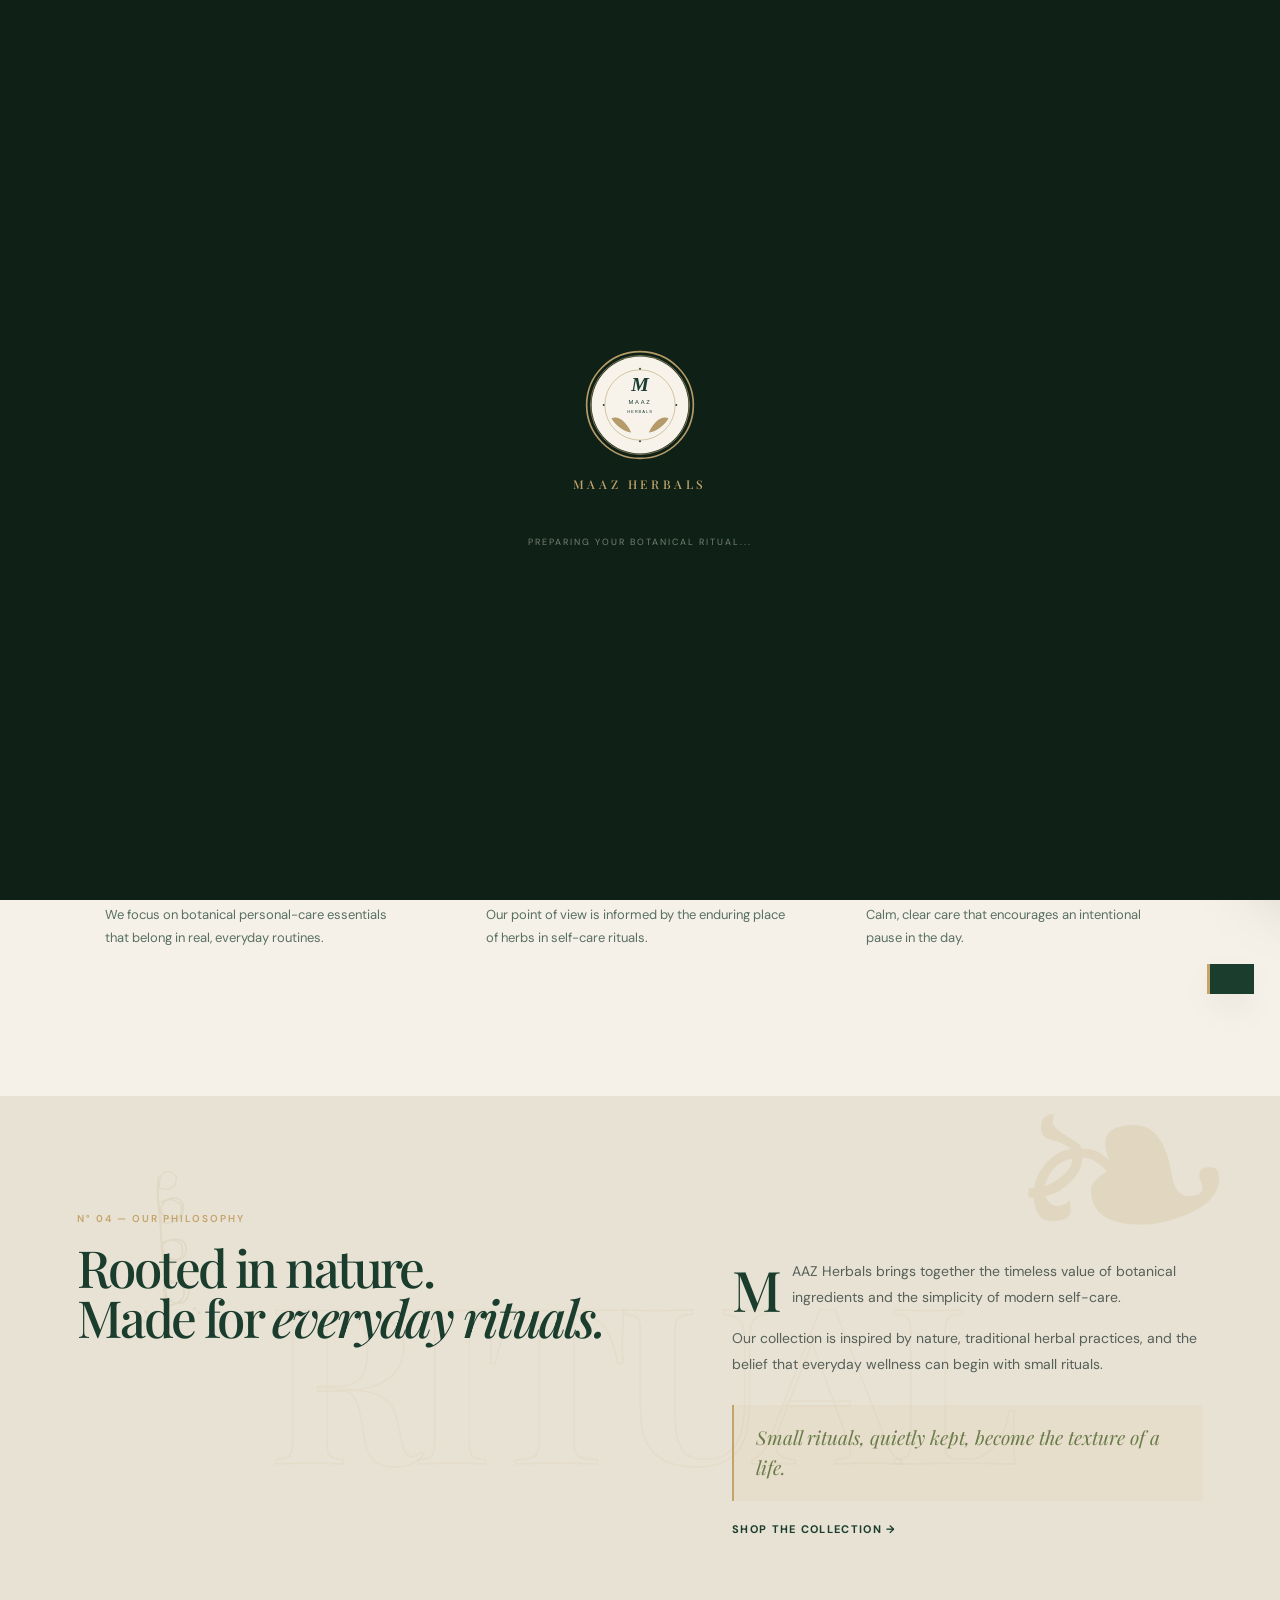
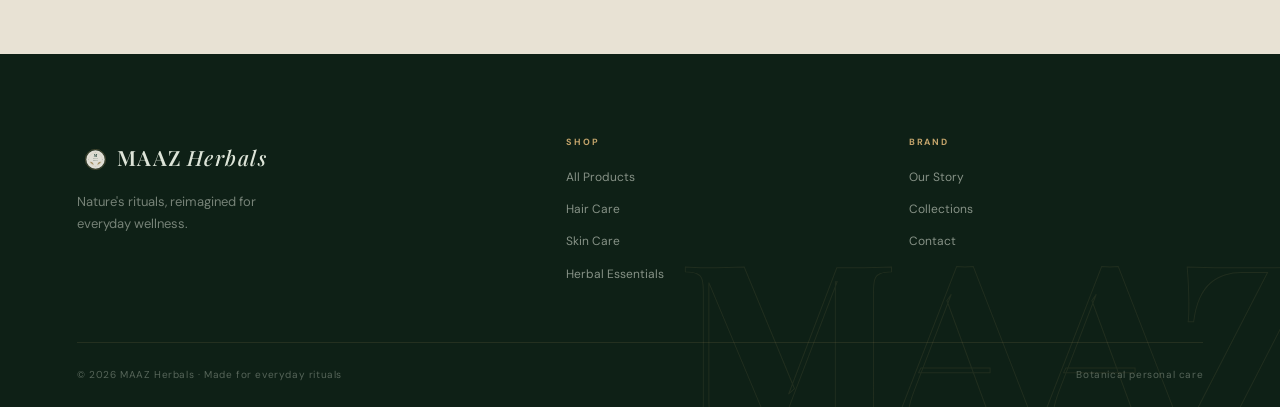
<file: story.html>
<!doctype html>
<html lang="en">
<head>
  <meta charset="UTF-8">
  <meta name="viewport" content="width=device-width, initial-scale=1.0">
  <meta name="description" content="Our Story — MAAZ Herbals. Rooted in nature, made for everyday botanical rituals.">
  <meta name="theme-color" content="#0e2016">
  <title>Our Story — MAAZ Herbals</title>
  <link rel="preconnect" href="https://fonts.googleapis.com">
  <link rel="preconnect" href="https://fonts.gstatic.com" crossorigin>
  <link href="https://fonts.googleapis.com/css2?family=DM+Sans:wght@400;500;600;700&family=Playfair+Display:ital,wght@0,500;0,600;1,500;1,600&display=swap" rel="stylesheet">
  <link rel="stylesheet" href="styles.css">
  <link rel="stylesheet" href="page.css">
  <link rel="stylesheet" href="premium.css">
  <link rel="stylesheet" href="responsive.css">
</head>
<body>

  <!-- Loader -->
  <div class="loader" id="loader">
    <img class="loader-seal" src="assets/maaz-seal.svg" alt="MAAZ Herbals seal">
    <div class="loader-name">MAAZ Herbals</div>
    <div class="loader-line"></div>
    <p>Preparing your botanical ritual...</p>
  </div>

  <!-- Toast -->
  <div class="toast" id="toast" role="status" aria-live="polite"></div>

  <!-- Scrim -->
  <div class="scrim" id="scrim"></div>

  <!-- Cart -->
  <aside class="cart" id="cart" aria-label="Shopping bag">
    <button class="close" data-close="cart" aria-label="Close cart">×</button>
    <p class="eyebrow">Your botanical basket</p>
    <h2>Shopping bag <span id="cartCount">(0)</span></h2>
    <div id="cartItems"></div>
    <div class="cart-bottom">
      <div><span>Subtotal</span><strong id="subtotal">₹0</strong></div>
      <small>Shipping calculated at checkout</small>
      <button class="button dark" id="checkout">Checkout</button>
      <button class="text-button" data-close="cart">Continue shopping</button>
    </div>
  </aside>

  <!-- Navigation -->
  <header class="nav scrolled" id="nav">
    <a class="brand" href="index.html"><i class="seal" aria-hidden="true"></i>MAAZ <span>Herbals</span></a>
    <nav aria-label="Main navigation">
      <a href="index.html">Home</a>
      <a href="shop.html">Shop</a>
      <a href="story.html">Our Story</a>
      <a href="collections.html">Collections</a>
    </nav>
    <div class="nav-actions">
      <button aria-label="Shopping bag" id="openCart">Bag <b id="navCount">0</b></button>
      <button class="menu" id="mobileMenu" aria-label="Open menu" aria-expanded="false">☰</button>
    </div>
  </header>

  <main>
    <!-- Story hero -->
    <section class="story-page reveal">
      <span class="motif" aria-hidden="true"></span>
      <div class="watermark"><span>ROOTED</span></div>
      <div class="reveal">
        <p class="eyebrow">N° 04 — Our philosophy</p>
        <h1>Rooted in nature.<br>Made for <em>everyday rituals.</em></h1>
      </div>
      <div class="reveal">
        <p>MAAZ Herbals brings together the timeless value of botanical ingredients and the simplicity of modern self-care.</p>
        <p>We believe that a daily ritual can be a quiet moment of connection — thoughtfully chosen, nature-inspired, and beautifully uncomplicated.</p>
        <a class="button dark" href="shop.html" style="margin-top:8px">Explore products</a>
      </div>
    </section>

    <!-- Values -->
    <section class="section">
      <p class="eyebrow">Our values</p>
      <h2>Traditional wisdom, <em>modern ritual.</em></h2>
      <div class="story-values" style="margin-top:44px">
        <article class="reveal">
          <h3>Thoughtful</h3>
          <p>We focus on botanical personal-care essentials that belong in real, everyday routines.</p>
        </article>
        <article class="reveal">
          <h3>Rooted</h3>
          <p>Our point of view is informed by the enduring place of herbs in self-care rituals.</p>
        </article>
        <article class="reveal">
          <h3>Simple</h3>
          <p>Calm, clear care that encourages an intentional pause in the day.</p>
        </article>
      </div>
    </section>

    <!-- Story pull section -->
    <section class="story reveal">
      <span class="motif" aria-hidden="true"></span>
      <div class="story-leaf" aria-hidden="true">❧</div>
      <div class="watermark"><span>RITUAL</span></div>
      <div class="reveal">
        <p class="eyebrow">N° 04 — Our philosophy</p>
        <h2>Rooted in nature.<br>Made for <em>everyday rituals.</em></h2>
      </div>
      <div class="reveal">
        <p>MAAZ Herbals brings together the timeless value of botanical ingredients and the simplicity of modern self-care.</p>
        <p>Our collection is inspired by nature, traditional herbal practices, and the belief that everyday wellness can begin with small rituals.</p>
        <blockquote class="pull">Small rituals, quietly kept, become the texture of a life.</blockquote>
        <a class="text-button" href="shop.html" style="margin-top:20px">Shop the collection →</a>
      </div>
    </section>
  </main>

  <!-- Footer -->
  <footer>
    <b class="foot-mark" aria-hidden="true">MAAZ</b>
    <div class="foot-brand">
      <a class="brand" href="index.html"><i class="seal" aria-hidden="true"></i>MAAZ <span>Herbals</span></a>
      <p>Nature's rituals, reimagined for everyday wellness.</p>
    </div>
    <div class="foot-col">
      <h4>Shop</h4>
      <ul>
        <li><a href="shop.html">All Products</a></li>
        <li><a href="collections.html">Hair Care</a></li>
        <li><a href="collections.html">Skin Care</a></li>
        <li><a href="collections.html">Herbal Essentials</a></li>
      </ul>
    </div>
    <div class="foot-col">
      <h4>Brand</h4>
      <ul>
        <li><a href="story.html">Our Story</a></li>
        <li><a href="collections.html">Collections</a></li>
        <li><a href="#">Contact</a></li>
      </ul>
    </div>
    <div class="foot-bottom">
      <small>© 2026 MAAZ Herbals · Made for everyday rituals</small>
      <small>Botanical personal care</small>
    </div>
  </footer>

  <script src="app.js"></script>
</body>
</html>
</file>
<file: styles.css>
/* ================================================================
   MAAZ HERBALS — Core Design System
   Tokens · Base · Components · Layout
   ================================================================ */

/* 1. Design Tokens ----------------------------------------- */
:root {
  --forest:   #1a3d2e;
  --dark:     #0e2016;
  --sage:     #8fa490;
  --olive:    #6b7c4a;
  --cream:    #f6f1e8;
  --beige:    #ede6d9;
  --warm:     #d8d0c0;
  --gold:     #c4a46b;
  --gold-lt:  #d4b87e;
  --ink:      #1c201c;
  --mist:     rgba(246,241,232,.96);

  --serif: 'Playfair Display', Georgia, serif;
  --sans:  'DM Sans', Arial, sans-serif;
  --ease:  cubic-bezier(.2,.8,.2,1);

  --pad-v: clamp(80px, 9vw, 130px);
  --pad-h: clamp(24px, 6vw, 88px);
}

/* 2. Reset & Base ------------------------------------------ */
*, *::before, *::after { box-sizing: border-box; margin: 0; padding: 0; }
html { scroll-behavior: smooth; }
body {
  background: var(--cream);
  color: var(--ink);
  font-family: var(--sans);
  font-size: 14px;
  line-height: 1.6;
  overflow-x: hidden;
}
.locked { overflow: hidden; }
a { color: inherit; text-decoration: none; }
button, input, select, textarea { font: inherit; }
img { max-width: 100%; height: auto; display: block; }

/* 3. Typography -------------------------------------------- */
h1, h2, h3 {
  font-family: var(--serif);
  font-weight: 500;
  letter-spacing: -.045em;
  line-height: .96;
  color: var(--forest);
}
h1 { font-size: clamp(40px, 5.5vw, 82px); }
h2 { font-size: clamp(34px, 4vw, 66px); }
h3 { font-size: clamp(18px, 1.8vw, 24px); }
em { font-style: italic; font-weight: 500; }

.eyebrow {
  font-size: 10px;
  font-weight: 600;
  letter-spacing: .22em;
  text-transform: uppercase;
  color: var(--gold);
  display: block;
  margin-bottom: 16px;
}

/* 4. Loader ------------------------------------------------ */
.loader {
  position: fixed;
  z-index: 50;
  inset: 0;
  background: var(--dark);
  color: var(--cream);
  display: grid;
  place-content: center;
  text-align: center;
  transition: opacity .7s var(--ease), visibility .7s;
}
.loader.done { opacity: 0; visibility: hidden; pointer-events: none; }

.loader-seal {
  width: 110px;
  height: 110px;
  object-fit: contain;
  margin: 0 auto 18px;
  animation: seal-pulse 3.2s ease-in-out infinite;
}
@keyframes seal-pulse {
  0%, 100% { transform: rotate(0deg) scale(1); }
  50%       { transform: rotate(8deg) scale(1.05); }
}
.loader-name {
  font: 500 12px/1 var(--serif);
  letter-spacing: .3em;
  text-transform: uppercase;
  color: var(--gold);
  margin-bottom: 24px;
}
.loader-line {
  height: 1px;
  background: linear-gradient(90deg, transparent, var(--gold), transparent);
  margin: 0 auto 20px;
  animation: loader-sweep 1.8s ease-in-out infinite;
}
@keyframes loader-sweep {
  0%   { width: 16px;  opacity: .3; }
  50%  { width: 110px; opacity: 1;  }
  100% { width: 16px;  opacity: .3; }
}
.loader p {
  font-size: 9px;
  letter-spacing: .22em;
  text-transform: uppercase;
  opacity: .45;
}

/* 5. Navigation -------------------------------------------- */
.nav {
  position: fixed;
  z-index: 40;
  top: 0; left: 0; right: 0;
  height: 80px;
  padding: 0 var(--pad-h);
  display: flex;
  justify-content: space-between;
  align-items: center;
  color: var(--forest);
  transition: height .4s var(--ease), background .4s, box-shadow .4s;
}
.nav.scrolled {
  height: 62px;
  pointer-events: none;
}
.nav.scrolled .brand,
.nav.scrolled .nav-actions {
  pointer-events: auto;
  background: var(--mist);
  backdrop-filter: blur(16px) saturate(1.5);
  box-shadow: 0 8px 24px -12px rgba(14,32,22,.25);
  border: 1px solid rgba(196,164,107,.3);
  border-radius: 999px;
}

.brand {
  font: 600 20px/1 var(--serif);
  letter-spacing: .07em;
  display: flex;
  align-items: center;
  gap: 4px;
  transition: opacity .3s, background .4s, box-shadow .4s, border-color .4s;
  z-index: 30; /* Ensure brand is above menu if needed */
  border: 1px solid transparent;
  padding: 8px 16px;
  margin-left: -16px;
}
.brand span { font-style: italic; font-weight: 500; }
.brand:hover { opacity: .72; }

.nav nav {
  position: fixed;
  top: 0;
  right: 0;
  height: 100vh;
  height: 100dvh;
  width: clamp(300px, 50vw, 500px); /* Half screen, but minimum 300px for mobile */
  max-width: 80vw; /* On very small screens, avoid covering everything */
  background: var(--cream);
  display: flex;
  flex-direction: column;
  justify-content: center;
  align-items: center;
  gap: 40px;
  box-shadow: -24px 0 70px rgba(14,32,22,.1);
  transform: translateX(100%);
  transition: transform 0.5s var(--ease);
  z-index: 25;
}
.nav nav.mobile-open {
  transform: translateX(0);
}
.nav nav a {
  font-size: clamp(24px, 4vw, 42px);
  font-family: var(--serif);
  font-weight: 500;
  letter-spacing: .02em;
  color: var(--forest);
  position: relative;
  opacity: 0;
  transform: translateY(20px);
  transition: opacity 0.4s var(--ease), transform 0.4s var(--ease);
}
.nav nav.mobile-open a {
  opacity: 1;
  transform: translateY(0);
}
/* Staggered delays */
.nav nav.mobile-open a:nth-child(1) { transition-delay: 0.1s; }
.nav nav.mobile-open a:nth-child(2) { transition-delay: 0.2s; }
.nav nav.mobile-open a:nth-child(3) { transition-delay: 0.3s; }
.nav nav.mobile-open a:nth-child(4) { transition-delay: 0.4s; }
.nav nav.mobile-open a:nth-child(5) { transition-delay: 0.5s; }

.nav nav a::after {
  content: '';
  position: absolute;
  left: 0; bottom: 4px;
  height: 2px; width: 100%;
  background: var(--gold);
  transform: scaleX(0);
  transform-origin: left;
  transition: transform .4s var(--ease);
}
.nav nav a:hover::after { transform: scaleX(1); }

.nav-actions {
  justify-self: end;
  display: flex;
  align-items: center;
  gap: 6px;
  z-index: 30; /* Ensure actions are above the menu background */
  transition: background .4s, box-shadow .4s, border-color .4s;
  border: 1px solid transparent;
  padding: 6px 12px;
  margin-right: -12px;
}
.nav button {
  background: none;
  border: 0;
  color: inherit;
  cursor: pointer;
  padding: 6px 10px;
  font-size: 12px;
  font-weight: 600;
  letter-spacing: .04em;
  transition: color .25s;
}
.nav button:hover { color: var(--gold); }
.nav button b {
  display: inline-flex;
  align-items: center;
  justify-content: center;
  background: var(--forest);
  color: white;
  border-radius: 50%;
  font-size: 9px;
  width: 17px; height: 17px;
  margin-left: 3px;
  transition: background .25s;
}
.nav button:hover b { background: var(--gold); }
.account { display: none; }
.menu { 
  display: flex; 
  font-size: 22px; 
  padding: 4px 6px; 
  align-items: center; 
  justify-content: center;
}

/* 6. Hero -------------------------------------------------- */
.hero {
  min-height: 100svh;
  display: grid;
  grid-template-columns: 1.1fr .9fr;
  background: var(--beige);
  overflow: hidden;
}
.hero-copy {
  padding: clamp(100px, 13vw, 190px) var(--pad-h) 80px;
  display: flex;
  flex-direction: column;
  justify-content: center;
  max-width: 700px;
  position: relative;
}
.hero-number {
  font: 700 clamp(140px, 20vw, 290px)/1 var(--serif);
  color: transparent;
  -webkit-text-stroke: 1px rgba(196,164,107,.13);
  position: absolute;
  left: calc(var(--pad-h) - 12px);
  top: 50%;
  transform: translateY(-56%);
  pointer-events: none;
  letter-spacing: -.07em;
  user-select: none;
  z-index: 0;
}
.hero h1 { position: relative; z-index: 1; margin-bottom: 24px; }
.hero-copy .eyebrow { position: relative; z-index: 1; }
.hero-copy > p:not(.eyebrow) {
  max-width: 380px;
  color: #4e5b52;
  font-size: 15px;
  line-height: 1.78;
  margin-bottom: 36px;
  position: relative;
  z-index: 1;
}
.button-row {
  display: flex;
  align-items: center;
  gap: 28px;
  flex-wrap: wrap;
  position: relative;
  z-index: 1;
}
.hero-art {
  position: relative;
  background: #d0cbbd;
  overflow: hidden;
}
.hero-art img {
  width: 100%; height: 100%;
  object-fit: cover;
  object-position: center;
  transition: transform 9s ease;
}
.hero-art:hover img { transform: scale(1.05); }
.stamp {
  position: absolute;
  right: 8%; bottom: 8%;
  width: 88px; height: 88px;
  border: 1px solid rgba(26,61,46,.5);
  border-radius: 50%;
  display: grid;
  place-content: center;
  text-align: center;
  color: var(--forest);
  font: 8px/1.6 var(--sans);
  letter-spacing: .09em;
  text-transform: uppercase;
  transform: rotate(-12deg);
  transition: transform .7s var(--ease);
}
.hero-art:hover .stamp { transform: rotate(0deg); }

/* 7. Buttons ----------------------------------------------- */
.button {
  display: inline-block;
  border: 1px solid var(--forest);
  background: transparent;
  color: var(--forest);
  padding: 14px 26px;
  text-transform: uppercase;
  letter-spacing: .13em;
  font-size: 10px;
  font-weight: 700;
  cursor: pointer;
  transition: all .32s var(--ease);
  position: relative;
  overflow: hidden;
  white-space: nowrap;
}
.button::before {
  content: '';
  position: absolute;
  top: 0; left: -130%;
  width: 60%; height: 100%;
  background: linear-gradient(100deg, transparent, rgba(247,243,232,.5), transparent);
  transform: skewX(-18deg);
  transition: left .5s ease;
}
.button:hover::before { left: 150%; }
.button.dark {
  background: var(--forest);
  color: var(--cream);
  border-color: var(--forest);
  box-shadow: 0 8px 24px -12px rgba(26,61,46,.45);
}
.button:hover {
  background: var(--olive);
  border-color: var(--olive);
  color: white;
  transform: translateY(-2px);
  box-shadow: 0 14px 28px -10px rgba(107,124,74,.4);
}
.button.dark:hover { box-shadow: 0 14px 28px -10px rgba(26,61,46,.45); }
.button.buy { border-color: var(--forest); color: var(--forest); }

.text-button {
  border: 0;
  background: none;
  padding: 0;
  cursor: pointer;
  font-size: 11px;
  font-weight: 700;
  text-transform: uppercase;
  letter-spacing: .12em;
  color: inherit;
  position: relative;
  display: inline-flex;
  align-items: center;
  gap: 6px;
  transition: color .3s;
}
.text-button::after {
  content: '';
  position: absolute;
  left: 0; bottom: -3px;
  height: 1px; width: 100%;
  background: var(--gold);
  transform: scaleX(0);
  transform-origin: left;
  transition: transform .4s var(--ease);
}
.text-button:hover { color: var(--gold); }
.text-button:hover::after { transform: scaleX(1); }

/* 8. Trust bar --------------------------------------------- */
.trust {
  display: grid;
  grid-template-columns: repeat(4, 1fr);
  padding: 28px var(--pad-h);
  border-bottom: 1px solid rgba(196,164,107,.18);
  background: var(--cream);
}
.trust div {
  display: flex;
  align-items: center;
  gap: 14px;
  padding: 6px 24px 6px 0;
  border-right: 1px solid rgba(196,164,107,.18);
}
.trust div:last-child { border-right: 0; }
.trust i {
  font-style: normal;
  color: var(--gold);
  font-size: 22px;
  flex-shrink: 0;
  line-height: 1;
}
.trust strong { font-size: 12px; font-weight: 700; display: block; color: var(--forest); margin-bottom: 2px; }
.trust span   { font-size: 10px; color: #6a726a; display: block; }

/* 9. Section base ------------------------------------------ */
.section { padding: var(--pad-v) var(--pad-h); }
.section-head {
  display: flex;
  justify-content: space-between;
  align-items: flex-end;
  margin-bottom: 48px;
  gap: 20px;
}

/* 10. Product grid + cards --------------------------------- */
.product-grid {
  display: grid;
  grid-template-columns: repeat(4, 1fr);
  gap: 20px;
}
.products-section { background: var(--cream); }

.card {
  position: relative;
  background: var(--cream);
  overflow: hidden;
  transition: transform .45s var(--ease), box-shadow .45s var(--ease);
}
.card:hover {
  transform: translateY(-6px);
  box-shadow: 0 32px 56px -22px rgba(14,32,22,.18);
}
.card::after {
  content: '';
  position: absolute;
  bottom: 0; left: 0;
  height: 2px; width: 0;
  background: linear-gradient(90deg, var(--gold), var(--olive));
  transition: width .55s var(--ease);
}
.card:hover::after { width: 100%; }

.card-number {
  position: absolute;
  top: 13px; left: 13px;
  z-index: 3;
  font: 700 9px/1 var(--sans);
  letter-spacing: .2em;
  color: var(--gold);
  background: rgba(246,241,232,.9);
  backdrop-filter: blur(4px);
  padding: 4px 8px;
}

.product-visual {
  display: block;
  background: #eae5d8;
  height: 310px;
  overflow: hidden;
  position: relative;
  cursor: pointer;
  border: 0;
  width: 100%;
}
.product-image {
  width: 100%; height: 100%;
  object-fit: contain;
  mix-blend-mode: multiply;
  transition: transform .65s var(--ease);
  display: block;
}
.card:hover .product-image { transform: scale(1.09) translateY(-6px); }

.wish {
  position: absolute;
  z-index: 3;
  right: 11px; top: 11px;
  border: 1px solid rgba(196,164,107,.4);
  background: rgba(246,241,232,.9);
  backdrop-filter: blur(4px);
  font-size: 15px;
  color: var(--forest);
  cursor: pointer;
  width: 32px; height: 32px;
  display: grid;
  place-items: center;
  border-radius: 50%;
  transition: all .28s;
}
.wish:hover { background: var(--gold); color: white; border-color: var(--gold); }

.card .eyebrow { margin: 16px 0 5px; font-size: 9px; padding: 0 2px; }
.card h3 { font: 500 18px/1.25 var(--serif); letter-spacing: -.03em; padding: 0 2px; }
.price { font-size: 13px; font-weight: 600; color: var(--forest); margin: 8px 0 0; padding: 0 2px; }
.price small { font-size: 9px; color: var(--gold); margin-left: 6px; letter-spacing: .05em; font-weight: 500; }

.add {
  border: 0;
  border-top: 1px solid rgba(196,164,107,.22);
  width: 100%;
  padding: 13px 2px;
  background: none;
  text-align: left;
  text-transform: uppercase;
  letter-spacing: .12em;
  font-size: 9px;
  font-weight: 700;
  cursor: pointer;
  color: var(--forest);
  margin-top: 12px;
  transition: color .25s, background .25s, padding-left .3s;
}
.add:hover { background: var(--forest); color: var(--cream); padding-left: 8px; }
.add span { float: right; font-size: 16px; line-height: 9px; }

/* 11. Feature section -------------------------------------- */
.feature {
  background: var(--forest);
  color: var(--cream);
  display: grid;
  grid-template-columns: 1fr 1fr;
  padding: 0;
}
.feature-image {
  position: relative;
  overflow: hidden;
  min-height: 540px;
}
.feature-image img {
  width: 100%; height: 100%;
  object-fit: cover;
  mix-blend-mode: luminosity;
  opacity: .72;
  transition: transform 8s ease, opacity .6s;
}
.feature:hover .feature-image img { transform: scale(1.05); opacity: .84; }
.image-note {
  position: absolute;
  bottom: 34px; left: 34px;
  font: italic 22px/1.4 var(--serif);
  color: var(--cream);
  text-shadow: 0 2px 10px rgba(0,0,0,.35);
}
.feature-copy {
  padding: clamp(64px, 9%, 120px) clamp(44px, 9%, 100px);
  display: flex;
  flex-direction: column;
  justify-content: center;
}
.feature h2 { color: var(--cream); }
.feature-copy > p:not(.eyebrow) { color: rgba(246,241,232,.68); margin: 24px 0; font-size: 14px; line-height: 1.8; }
.feature-copy ul { list-style: none; padding: 0; margin: 0 0 36px; }
.feature-copy ul li {
  padding: 10px 0;
  border-bottom: 1px solid rgba(196,164,107,.15);
  font-size: 12px;
  color: rgba(246,241,232,.7);
  display: flex;
  align-items: center;
  gap: 10px;
}
.feature-copy ul li::before { content: '—'; color: var(--gold); }
.feature .button { border-color: var(--gold); color: var(--gold); }
.feature .button:hover { background: var(--gold); color: var(--dark); border-color: var(--gold); }

/* 12. Categories ------------------------------------------- */
.category-section { background: var(--cream); }
.categories {
  display: grid;
  grid-template-columns: repeat(3, 1fr);
  gap: 14px;
}
.category {
  height: 420px;
  display: flex;
  flex-direction: column;
  justify-content: flex-end;
  padding: 34px;
  color: white;
  position: relative;
  overflow: hidden;
  cursor: pointer;
  transition: transform .5s var(--ease), box-shadow .5s var(--ease);
}
.category:hover { transform: translateY(-5px); box-shadow: 0 28px 52px -16px rgba(14,32,22,.35); }
.category.hair  { background: linear-gradient(155deg, #4e5f3c, #303d25); }
.category.skin  { background: linear-gradient(155deg, #9b8464, #6c5a42); }
.category.powder{ background: linear-gradient(155deg, #476039, #2d3e25); }
.category::before {
  content: '❋';
  font: 260px/1 var(--serif);
  position: absolute;
  right: -28px; top: -42px;
  opacity: .12;
  transition: transform .65s var(--ease), opacity .4s;
}
.category:hover::before { transform: scale(1.12) rotate(10deg); opacity: .22; }
.category::after {
  content: '';
  position: absolute;
  bottom: 0; left: 0;
  height: 3px; width: 0;
  background: linear-gradient(90deg, var(--gold), var(--gold-lt));
  transition: width .55s var(--ease);
}
.category:hover::after { width: 100%; }
.category span  { font: 34px/1 var(--serif); z-index: 1; display: block; margin-bottom: 10px; }
.category small { font-size: 11px; color: rgba(255,255,255,.68); z-index: 1; display: block; margin-bottom: 24px; line-height: 1.6; }
.category b     { font-size: 9px; letter-spacing: .13em; text-transform: uppercase; z-index: 1; color: rgba(255,255,255,.78); }

/* 13. Story ------------------------------------------------ */
.story {
  padding: var(--pad-v) var(--pad-h);
  background: #e8e2d4;
  display: grid;
  grid-template-columns: 1.2fr 1fr;
  gap: clamp(40px, 7vw, 110px);
  position: relative;
  overflow: hidden;
}
.story-leaf {
  position: absolute;
  right: 3%; top: -80px;
  font: 280px/1 var(--serif);
  color: rgba(196,164,107,.18);
  pointer-events: none;
  user-select: none;
}
.story h2 { position: relative; z-index: 1; }
.story > div:last-of-type { padding-top: 48px; color: #566058; }
.story > div:last-of-type p { font-size: 14px; line-height: 1.82; margin-bottom: 16px; }
.story .text-button { color: var(--forest); margin-top: 18px; }
.pull {
  font: italic clamp(16px, 1.5vw, 21px)/1.55 var(--serif);
  color: var(--olive);
  margin: 28px 0 0;
  padding: 18px 22px;
  border-left: 2px solid var(--gold);
  background: rgba(196,164,107,.08);
}

/* 14. Benefits marquee ------------------------------------- */
.benefits {
  overflow: hidden;
  border-top: 1px solid rgba(196,164,107,.18);
  border-bottom: 1px solid rgba(196,164,107,.18);
  background: var(--cream);
}
.benefits-track {
  display: flex;
  width: max-content;
  animation: marquee 30s linear infinite;
}
.benefits-track:hover { animation-play-state: paused; }
.benefits-item {
  display: flex;
  align-items: center;
  gap: 12px;
  padding: 18px 44px;
  white-space: nowrap;
  font-size: 10px;
  font-weight: 700;
  text-transform: uppercase;
  letter-spacing: .18em;
  color: var(--forest);
  border-right: 1px solid rgba(196,164,107,.18);
}
.benefits-item::before { content: '✦'; color: var(--gold); font-size: 11px; flex-shrink: 0; }
@keyframes marquee {
  from { transform: translateX(0); }
  to   { transform: translateX(-50%); }
}

/* 15. Newsletter ------------------------------------------- */
.newsletter {
  text-align: center;
  padding: var(--pad-v) var(--pad-h);
  background: #ede8db;
  position: relative;
  overflow: hidden;
}
.newsletter h2 { margin-bottom: 18px; }
.newsletter > p:not(.eyebrow) { color: #5c655c; max-width: 440px; margin: 0 auto 36px; font-size: 14px; line-height: 1.75; }
.newsletter form {
  display: flex;
  max-width: 500px;
  margin: 0 auto 14px;
  box-shadow: 0 10px 36px -16px rgba(26,61,46,.15);
}
.newsletter input {
  flex: 1;
  border: 1px solid rgba(196,164,107,.45);
  border-right: 0;
  background: rgba(246,241,232,.9);
  padding: 16px 20px;
  font-size: 13px;
  outline: none;
  transition: border-color .3s, background .3s;
}
.newsletter input:focus { border-color: var(--gold); background: var(--cream); }
.newsletter .button { padding: 16px 24px; }
.newsletter small { color: var(--olive); font-size: 10px; letter-spacing: .06em; }
#formMessage { display: block; margin-top: 12px; }

/* 16. Filters ---------------------------------------------- */
.filters { display: flex; gap: 10px; margin-bottom: 30px; }
.filters input { flex: 1; }
.filters select { min-width: 170px; }
.filters input, .filters select {
  border: 1px solid rgba(196,164,107,.38);
  background: rgba(246,241,232,.65);
  padding: 13px 16px;
  font-size: 12px;
  outline: none;
  color: var(--ink);
  transition: border-color .3s, background .3s;
  -webkit-appearance: none;
  appearance: none;
}
.filters select {
  background-image: url("data:image/svg+xml,%3Csvg xmlns='http://www.w3.org/2000/svg' width='12' height='8' viewBox='0 0 12 8'%3E%3Cpath d='M1 1l5 5 5-5' stroke='%23c4a46b' stroke-width='1.5' fill='none' stroke-linecap='round'/%3E%3C/svg%3E");
  background-repeat: no-repeat;
  background-position: right 14px center;
  padding-right: 38px;
  cursor: pointer;
}
.filters input:focus, .filters select:focus { border-color: var(--gold); background: rgba(246,241,232,.95); }

/* 17. Shop all --------------------------------------------- */
.shop-all { background: #f8f5ef; position: relative; overflow: hidden; }

/* 18. Cart ------------------------------------------------- */
.cart {
  position: fixed;
  z-index: 45;
  top: 0; right: 0; bottom: 0;
  width: min(460px, 100%);
  background: var(--cream);
  padding: 70px 36px 30px;
  transform: translateX(110%);
  transition: transform .48s var(--ease);
  box-shadow: -24px 0 70px rgba(14,32,22,.1);
  overflow-y: auto;
  overscroll-behavior: contain;
}
.cart.open { transform: none; }
.cart > .eyebrow { margin-bottom: 8px; }
.cart h2 { font-size: clamp(28px, 3vw, 40px); margin-bottom: 28px; }

.close {
  position: absolute;
  right: 20px; top: 20px;
  border: 0;
  background: none;
  font-size: 26px;
  cursor: pointer;
  color: var(--forest);
  width: 38px; height: 38px;
  display: grid;
  place-items: center;
  border-radius: 50%;
  transition: background .25s, color .25s;
  line-height: 1;
}
.close:hover { background: var(--forest); color: var(--cream); }

.cart-item {
  display: grid;
  grid-template-columns: 88px 1fr;
  gap: 16px;
  padding: 18px 0;
  border-bottom: 1px solid rgba(196,164,107,.18);
}
.cart-item img { width: 88px; height: 88px; object-fit: contain; background: #eae5d8; mix-blend-mode: multiply; }
.cart-item strong { display: block; font-size: 13px; font-weight: 600; color: var(--forest); margin-bottom: 4px; }
.cart-item small  { display: block; font-size: 11px; color: #6a7268; }

.qty { display: flex; align-items: center; gap: 7px; margin-top: 10px; }
.qty button {
  border: 1px solid rgba(196,164,107,.4);
  background: none;
  width: 26px; height: 26px;
  cursor: pointer; font-size: 13px;
  display: grid; place-items: center;
  transition: all .22s;
}
.qty button:hover { background: var(--forest); color: white; border-color: var(--forest); }
.qty .remove { width: auto; border: 0; padding: 0; font-size: 9px; font-weight: 700; text-transform: uppercase; letter-spacing: .1em; color: #a09890; margin-left: 4px; }
.qty .remove:hover { background: none; color: #c0392b; }

.cart-bottom {
  position: sticky;
  bottom: -30px;
  background: var(--cream);
  padding: 20px 0 0;
  border-top: 1px solid rgba(196,164,107,.25);
  margin-top: 10px;
}
.cart-bottom > div { display: flex; justify-content: space-between; align-items: center; font-size: 13px; font-weight: 600; color: var(--forest); }
.cart-bottom small { display: block; color: #6d7570; margin: 8px 0 16px; font-size: 10px; letter-spacing: .04em; }
.cart-bottom .button { width: 100%; margin-bottom: 12px; text-align: center; display: block; }
.cart-bottom .text-button { display: block; text-align: center; margin: 0 auto; }

.cart-empty { padding: 60px 0; }
.cart-empty strong { font: 500 18px var(--serif); display: block; margin-bottom: 8px; color: var(--forest); }
.cart-empty p { color: #6a7268; }
.empty { text-align: center; padding: 40px 0; color: #6a7268; font-size: 13px; }

/* 19. Search panel ----------------------------------------- */
.search-panel {
  position: fixed;
  z-index: 45;
  inset: 0;
  background: rgba(246,241,232,.98);
  padding: 110px 10vw 60px;
  transform: translateY(-110%);
  transition: transform .48s var(--ease);
  text-align: center;
  overflow-y: auto;
  backdrop-filter: blur(12px);
}
.search-panel.open { transform: none; }
.search-panel > .eyebrow { margin-bottom: 20px; }
.search-panel input {
  width: min(680px, 100%);
  font: 500 34px/1.3 var(--serif);
  border: 0;
  border-bottom: 2px solid var(--gold);
  background: none;
  padding: 12px 0;
  outline: none;
  color: var(--forest);
  letter-spacing: -.03em;
}
.search-results {
  max-width: 680px;
  margin: 36px auto 0;
  text-align: left;
  display: grid;
  grid-template-columns: repeat(3, 1fr);
  gap: 14px;
}
.search-results a {
  display: flex;
  align-items: center;
  gap: 12px;
  background: var(--beige);
  padding: 14px;
  transition: background .25s, transform .25s;
}
.search-results a:hover { background: var(--warm); transform: translateY(-2px); }
.search-results img { width: 54px; height: 54px; object-fit: contain; background: #eae5d8; flex-shrink: 0; mix-blend-mode: multiply; }
.search-results span { font-size: 12px; font-weight: 600; color: var(--forest); display: block; }
.search-results small { display: block; color: #6a7268; font-size: 10px; margin-top: 3px; }

/* 20. Scrim ------------------------------------------------ */
.scrim {
  position: fixed;
  z-index: 35;
  inset: 0;
  background: rgba(14,32,22,.55);
  opacity: 0;
  pointer-events: none;
  transition: opacity .35s;
}
.scrim.open { opacity: 1; pointer-events: auto; backdrop-filter: blur(4px); }

/* 21. Toast ------------------------------------------------ */
.toast {
  position: fixed;
  z-index: 60;
  right: 26px; bottom: 26px;
  background: var(--forest);
  color: var(--cream);
  padding: 15px 22px;
  font-size: 12px;
  font-weight: 600;
  letter-spacing: .04em;
  transform: translateY(120px);
  transition: transform .38s var(--ease);
  box-shadow: 0 14px 36px -12px rgba(14,32,22,.4);
  border-left: 3px solid var(--gold);
}
.toast.show { transform: none; }

/* 22. Watermark -------------------------------------------- */
.watermark {
  position: absolute;
  inset: 0;
  display: grid;
  place-items: center;
  pointer-events: none;
  z-index: 0;
}
.watermark span {
  font: 700 clamp(100px, 17vw, 250px)/1 var(--serif);
  color: transparent;
  -webkit-text-stroke: 1.5px rgba(196,164,107,.09);
  letter-spacing: -.04em;
  user-select: none;
}

/* 23. Footer ----------------------------------------------- */
footer {
  padding: clamp(52px, 6.5vw, 88px) var(--pad-h) 0;
  background: var(--dark);
  color: #dde4d8;
  display: grid;
  grid-template-columns: 1.5fr 1fr 1fr;
  gap: 48px;
  position: relative;
  overflow: hidden;
}
.foot-brand .brand { color: #dde4d8; font-size: 21px; margin-bottom: 14px; display: flex; }
.foot-brand p { color: rgba(221,228,216,.5); font-size: 13px; line-height: 1.75; max-width: 230px; margin-top: 4px; }
.foot-col h4 {
  font: 700 9px/1 var(--sans);
  letter-spacing: .2em;
  text-transform: uppercase;
  color: var(--gold);
  margin-bottom: 18px;
}
.foot-col ul { list-style: none; }
.foot-col ul li { margin-bottom: 10px; }
.foot-col ul a { font-size: 12px; color: rgba(221,228,216,.58); transition: color .25s; }
.foot-col ul a:hover { color: var(--gold); }
.foot-bottom {
  grid-column: 1 / -1;
  border-top: 1px solid rgba(196,164,107,.12);
  padding: 24px 0;
  display: flex;
  justify-content: space-between;
  align-items: center;
  gap: 16px;
}
.foot-bottom small { font-size: 10px; letter-spacing: .06em; color: rgba(221,228,216,.35); }
.foot-mark {
  position: absolute;
  right: -2%;
  bottom: -50px;
  font: 700 240px/1 var(--serif);
  color: transparent;
  -webkit-text-stroke: 1px rgba(196,164,107,.1);
  pointer-events: none;
  user-select: none;
  letter-spacing: -.06em;
}

/* 24. Utilities -------------------------------------------- */
.motif {
  position: absolute;
  z-index: 0;
  background: url('assets/botanical-motif.svg') center/contain no-repeat;
  pointer-events: none;
}
::selection { background: var(--gold); color: var(--cream); }
:focus-visible { outline: 2px solid var(--gold); outline-offset: 3px; }
*::-webkit-scrollbar { width: 8px; height: 8px; }
*::-webkit-scrollbar-track { background: transparent; }
*::-webkit-scrollbar-thumb { background: linear-gradient(180deg, var(--forest), var(--olive)); border-radius: 8px; }
* { scrollbar-width: thin; scrollbar-color: var(--gold) transparent; }
</file>
<file: page.css>
/* ================================================================
   MAAZ HERBALS — Inner Page Styles
   Product · Shop · Story · Collections
   ================================================================ */

/* Product Visual (shared card element) --------------------- */
.product-visual { border: 0; width: 100%; cursor: pointer; background: #e8e3d6; }
.product-image  { width: 100%; height: 100%; object-fit: contain; display: block; mix-blend-mode: multiply; transition: transform .55s var(--ease); }
.card:hover .product-image { transform: scale(1.08) translateY(-5px); }

/* Product Detail Page -------------------------------------- */
.product-page { padding-top: clamp(100px, 12vw, 150px); }
.product-page > .text-button { margin-bottom: 28px; }
.product-page-grid {
  display: grid;
  grid-template-columns: 1fr 1fr;
  gap: 7vw;
  margin-top: 12px;
}
.page-image {
  min-height: 520px;
  background: #e8e3d6;
  padding: 48px;
  display: flex;
  align-items: center;
  justify-content: center;
  position: relative;
}
.page-image .product-image { height: 100%; object-fit: contain; }

.page-copy h1 { font: 500 clamp(36px, 4vw, 54px)/1 var(--serif); color: var(--forest); margin: 0 0 16px; }
.page-copy .eyebrow { margin-bottom: 12px; }
.page-copy > p:not(.eyebrow) { color: #58635b; margin: 20px 0; font-size: 14px; line-height: 1.8; }

.detail-price { font: 600 19px/1 var(--sans) !important; color: var(--forest) !important; margin: 0 0 24px; }
.detail-price small { font: 10px var(--sans); color: var(--gold); margin-left: 10px; letter-spacing: .04em; }

.detail-quantity {
  display: flex;
  gap: 13px;
  align-items: center;
  margin: 24px 0 28px;
  padding: 14px 0;
  border-top: 1px solid rgba(196,164,107,.2);
  border-bottom: 1px solid rgba(196,164,107,.2);
}
.detail-quantity span { margin-right: auto; text-transform: uppercase; font-size: 10px; letter-spacing: .13em; font-weight: 700; color: var(--forest); }
.detail-quantity button { width: 32px; height: 32px; background: none; border: 1px solid rgba(196,164,107,.45); cursor: pointer; font-size: 16px; display: grid; place-items: center; transition: all .22s; }
.detail-quantity button:hover { background: var(--forest); color: white; border-color: var(--forest); }
.detail-quantity b { font: 500 16px var(--sans); color: var(--forest); min-width: 24px; text-align: center; }

.page-copy > .button { margin-right: 8px; margin-bottom: 8px; }

.page-copy details {
  border-top: 1px solid rgba(196,164,107,.22);
  padding: 16px 0;
  font-size: 12px;
}
.page-copy details:last-child { border-bottom: 1px solid rgba(196,164,107,.22); }
.page-copy summary {
  text-transform: uppercase;
  letter-spacing: .1em;
  font-size: 10px;
  font-weight: 700;
  cursor: pointer;
  color: var(--forest);
  list-style: none;
  display: flex;
  justify-content: space-between;
  align-items: center;
}
.page-copy summary::after { content: '+'; color: var(--gold); font-size: 16px; }
details[open] .page-copy summary::after,
.page-copy details[open] summary::after { content: '−'; }
.page-copy details p { color: #637067; margin-top: 10px; line-height: 1.72; }

.related h2  { font-size: clamp(32px, 3.5vw, 48px); margin-bottom: 36px; }
.related .product-grid { grid-template-columns: repeat(3, 1fr); }

/* Page Hero (shop / collections pages) --------------------- */
.page-hero {
  padding: clamp(130px, 14vw, 180px) var(--pad-h) clamp(60px, 7vw, 100px);
  background: var(--beige);
  text-align: center;
  position: relative;
  overflow: hidden;
}
.page-hero h1  { font: 500 clamp(44px, 6vw, 76px)/1 var(--serif); color: var(--forest); margin: 0; }
.page-hero p   { max-width: 520px; margin: 18px auto 0; color: #576158; font-size: 14px; line-height: 1.72; }

/* Collection banners --------------------------------------- */
.collection-banner {
  min-height: 440px;
  padding: 64px;
  background: var(--forest);
  color: var(--cream);
  display: flex;
  align-items: flex-end;
  position: relative;
  overflow: hidden;
  border-radius: 0;
  transition: box-shadow .5s;
}
.collection-banner:hover { box-shadow: 0 28px 60px -20px rgba(14,32,22,.35); }
.collection-banner::after {
  content: '❋';
  position: absolute;
  right: -32px; top: -110px;
  font: 420px/1 var(--serif);
  color: rgba(255,255,255,.06);
  pointer-events: none;
  transition: transform .7s var(--ease);
}
.collection-banner:hover::after { transform: scale(1.05) rotate(5deg); }
.collection-banner > div { position: relative; z-index: 1; max-width: 540px; }
.collection-banner h2 { color: var(--cream); font-size: clamp(38px, 4.5vw, 62px); margin-bottom: 14px; }
.collection-banner p  { color: rgba(246,241,232,.68); max-width: 400px; font-size: 14px; line-height: 1.72; margin-bottom: 28px; }
.collection-banner .button { border-color: rgba(196,164,107,.7); color: var(--gold); }
.collection-banner .button:hover { background: var(--gold); color: var(--dark); border-color: var(--gold); }

/* Story Page ----------------------------------------------- */
.story-page {
  padding: clamp(120px, 14vw, 180px) var(--pad-h) clamp(80px, 9vw, 120px);
  background: #e5e0d3;
  display: grid;
  grid-template-columns: 1fr 1fr;
  gap: 8vw;
  position: relative;
  overflow: hidden;
}
.story-page h1 { font: 500 clamp(44px, 5.5vw, 68px)/1 var(--serif); color: var(--forest); margin: 0 0 28px; }
.story-page > div:last-child p { font-size: 15px; color: #516057; line-height: 1.82; margin-bottom: 18px; }
.story-page .button { margin-top: 10px; }

.story-values {
  display: grid;
  grid-template-columns: repeat(3, 1fr);
  gap: 16px;
}
.story-values article {
  padding: 32px 28px;
  background: var(--cream);
  transition: transform .4s var(--ease), box-shadow .4s var(--ease);
}
.story-values article:hover { transform: translateY(-4px); box-shadow: 0 20px 40px -16px rgba(14,32,22,.14); }
.story-values h3 { font: 500 22px/1 var(--serif); color: var(--forest); margin-bottom: 10px; }
.story-values p  { font-size: 13px; color: #587060; line-height: 1.72; }
.story-values article::before {
  content: '—';
  display: block;
  color: var(--gold);
  font-weight: 700;
  margin-bottom: 16px;
  font-size: 16px;
}
</file>
<file: premium.css>
/* ================================================================
   MAAZ HERBALS — Premium & Artistic Layer
   Grain · Typography · Identity · Motion · Reveals · Parity
   Loaded after styles.css on every page.
   ================================================================ */

/* 1. Paper grain texture ----------------------------------- */
body::after {
  content: '';
  position: fixed;
  inset: 0;
  z-index: 999;
  pointer-events: none;
  opacity: .04;
  mix-blend-mode: overlay;
  background: url("data:image/svg+xml,%3Csvg xmlns='http://www.w3.org/2000/svg' width='200' height='200'%3E%3Cfilter id='n'%3E%3CfeTurbulence type='fractalNoise' baseFrequency='.82' numOctaves='4' stitchTiles='stitch'/%3E%3C/filter%3E%3Crect width='200' height='200' filter='url(%23n)'/%3E%3C/svg%3E");
}

/* 2. Typography enhancements ------------------------------- */
.hero h1, h2 { letter-spacing: -.05em; }
.section-head h2 { letter-spacing: -.042em; }
.eyebrow { letter-spacing: .2em; }
.hero .eyebrow { color: var(--gold); }

/* Eyebrow rule line */
.section-head .eyebrow::after,
.page-hero .eyebrow::after {
  content: '';
  display: inline-block;
  width: 32px;
  height: 1px;
  background: var(--gold);
  margin: 0 0 10px 10px;
  vertical-align: middle;
}

/* 3. Seal identity ----------------------------------------- */
.seal {
  display: inline-block;
  width: 21px; height: 21px;
  background: url('assets/maaz-seal.svg') center/contain no-repeat;
  margin: 0 7px -4px;
  opacity: .9;
  transition: transform .5s var(--ease);
  vertical-align: baseline;
  flex-shrink: 0;
}
.brand:hover .seal { transform: rotate(14deg); }

/* 4. Botanical motif placement ----------------------------- */
.hero-art .motif  { width: 300px; height: 240px; left: 6%;  bottom: 8%;  opacity: .09; transform: rotate(-8deg);  mix-blend-mode: multiply; }
.story    .motif  { width: 250px; height: 210px; left: 3%;  top: 40px;   opacity: .14; transform: rotate(-4deg);  }
.newsletter .motif{ width: 280px; height: 230px; right: 5%; bottom: 24px; opacity: .11; transform: rotate(6deg);  }
.story-page .motif{ width: 290px; height: 240px; right: 4%; bottom: 40px; opacity: .12; transform: rotate(5deg);  }

/* 5. Story editorial details ------------------------------- */
.story > div:last-of-type > p:first-of-type::first-letter {
  font: 500 56px/1 var(--serif);
  color: var(--forest);
  float: left;
  margin: 2px 10px 0 0;
}

/* 6. Reveal animations ------------------------------------- */
@keyframes rise {
  from { opacity: 0; transform: translateY(28px); }
  to   { opacity: 1; transform: none; }
}

@media (prefers-reduced-motion: no-preference) {
  .js .reveal {
    opacity: 0;
    transform: translateY(30px);
    transition: opacity .9s ease, transform .9s var(--ease);
  }
  .js .reveal.in { opacity: 1; transform: none; }

  /* Hero stagger after loader */
  .loader.done ~ main .hero .hero-copy > * {
    opacity: 0;
    animation: rise .9s var(--ease) forwards;
  }
  .hero-copy > *:nth-child(1) { animation-delay: .18s; }
  .hero-copy > *:nth-child(2) { animation-delay: .34s; }
  .hero-copy > *:nth-child(3) { animation-delay: .50s; }
  .hero-copy > *:nth-child(4) { animation-delay: .66s; }

  /* Category stagger */
  .categories .category:nth-child(1) { transition-delay: .05s; }
  .categories .category:nth-child(2) { transition-delay: .15s; }
  .categories .category:nth-child(3) { transition-delay: .25s; }

  /* Story values stagger */
  .story-values article:nth-child(2) { transition-delay: .12s; }
  .story-values article:nth-child(3) { transition-delay: .24s; }

  /* Card grid stagger */
  .product-grid .card:nth-child(1) { transition-delay: .04s; }
  .product-grid .card:nth-child(2) { transition-delay: .10s; }
  .product-grid .card:nth-child(3) { transition-delay: .16s; }
  .product-grid .card:nth-child(4) { transition-delay: .22s; }
}

/* 7. Hover quick-add slide (desktop only) ------------------ */
@media (hover: hover) and (min-width: 900px) {
  .add { transform: translateY(32px); }
  .card:hover .add { transform: translateY(0); }
}

/* 8. Button sheen ------------------------------------------ */
.button.dark { box-shadow: 0 12px 28px -14px rgba(26,61,46,.55); }

/* 9. Nav link underline animation -------------------------- */
.nav nav a::after,
.text-button::after,
.foot-col ul a::after {
  transition: transform .42s var(--ease);
}

/* 10. Sticky buybar (product page) ------------------------- */
.buybar {
  position: fixed;
  left: 0; right: 0; bottom: 0;
  z-index: 19;
  background: var(--cream);
  border-top: 2px solid var(--gold);
  padding: 13px 6vw;
  display: flex;
  align-items: center;
  gap: 16px;
  transform: translateY(110%);
  transition: transform .45s var(--ease);
  box-shadow: 0 -12px 30px -16px rgba(26,61,46,.22);
}
.buybar.show { transform: none; }
.buybar-name  { font: 500 15px/1 var(--serif); color: var(--forest); white-space: nowrap; overflow: hidden; text-overflow: ellipsis; flex: 1; }
.buybar-price { font: 17px var(--serif); color: var(--gold); white-space: nowrap; }
.buybar .button { padding: 11px 20px; margin-left: auto; }

/* 11. Product detail modal --------------------------------- */
.product-detail {
  position: fixed;
  z-index: 26;
  inset: 0;
  background: var(--cream);
  overflow-y: auto;
  transform: translateY(105%);
  transition: transform .42s var(--ease);
  padding: 88px var(--pad-h);
}
.product-detail.open { transform: none; }
.product-detail #detailContent {
  max-width: 1000px;
  margin: auto;
  display: grid;
  grid-template-columns: 1fr 1fr;
  gap: 7vw;
}
.detail-visual {
  min-height: 500px;
  background: #e6e0d4;
  display: grid;
  place-items: center;
}
.detail-copy h2  { font-size: clamp(36px, 4vw, 54px); }
.detail-copy > p:not(.eyebrow) { color: #5d665e; }
.detail-price    { font-size: 17px !important; color: var(--forest) !important; }
.detail-price small { font: 10px var(--sans); color: var(--olive); margin-left: 10px; }
.detail-quantity { display: flex; align-items: center; gap: 13px; margin: 28px 0; }
.detail-quantity span { margin-right: auto; text-transform: uppercase; font-size: 10px; letter-spacing: .12em; font-weight: 700; }
.detail-quantity button { width: 30px; height: 30px; border: 1px solid rgba(196,164,107,.45); background: none; cursor: pointer; font-size: 15px; display: grid; place-items: center; transition: all .2s; }
.detail-quantity button:hover { background: var(--forest); color: white; border-color: var(--forest); }
.detail-copy > .button { margin-right: 6px; }
.detail-copy details { border-top: 1px solid rgba(196,164,107,.25); padding: 16px 0; font-size: 12px; }
.detail-copy details:last-child { border-bottom: 1px solid rgba(196,164,107,.25); }
.detail-copy summary { cursor: pointer; text-transform: uppercase; letter-spacing: .1em; font-size: 10px; font-weight: 700; color: var(--forest); list-style: none; display: flex; justify-content: space-between; align-items: center; }
.detail-copy summary::after { content: '+'; font-size: 16px; color: var(--gold); }
details[open] summary::after { content: '−'; }
.detail-copy details p { color: #657067; margin-top: 10px; line-height: 1.7; }

/* 12. Campaign hero ---------------------------------------- */
.hero-art.campaign-hero { background: #d8d2c4; }
.hero-art.campaign-hero img {
  mix-blend-mode: normal;
  opacity: 1;
  object-position: center;
  transition: transform 9s ease;
}
.hero-art.campaign-hero::after {
  content: '';
  position: absolute;
  inset: 0;
  background: linear-gradient(90deg, rgba(237,230,217,.14), transparent 50%);
  pointer-events: none;
}

/* 13. Reduced-motion guard --------------------------------- */
@media (prefers-reduced-motion: reduce) {
  .js .reveal { opacity: 1 !important; transform: none !important; }
  .hero-copy > * { opacity: 1; animation: none !important; }
  .watermark span, .foot-mark, .loader-seal { animation: none !important; }
  .benefits-track { animation: none !important; }
}

/* 14. Mobile panel responsive ------------------------------ */
@media (max-width: 650px) {
  .product-detail { padding: 70px 5vw 30px; }
  .product-detail #detailContent { grid-template-columns: 1fr; gap: 28px; }
  .detail-visual { min-height: 300px; }
  .detail-copy h2 { font-size: 36px; }
  .detail-copy > .button { width: 100%; margin: 5px 0; }
  .buybar { flex-wrap: wrap; gap: 10px; padding: 12px 5vw; }
  .buybar-name { flex: 1 1 100%; }
  .buybar-price { margin-left: 0; }
  .buybar .button { flex: 1; margin-left: 0; text-align: center; }
}
</file>
<file: responsive.css>
/* ================================================================
   MAAZ HERBALS — Responsive System
   Fluid behaviour · Tablet · Mobile · Small phone · Micro
   Loaded last so it safely overrides component defaults.
   ================================================================ */

/* 1. Global fluid defaults --------------------------------- */
img { max-width: 100%; height: auto; }
button, input, select, textarea { max-width: 100%; }
html, body { overflow-x: hidden; }
a, button, input, select, textarea { -webkit-tap-highlight-color: transparent; }
button { touch-action: manipulation; }

/* 2. Small desktop / large tablet (801–1100px) ------------- */
@media (min-width: 801px) and (max-width: 1100px) {
  .product-grid { grid-template-columns: repeat(3, 1fr); }
  .product-visual { height: 270px; }
  .hero { grid-template-columns: 1fr .9fr; }
  .hero-copy { padding-left: clamp(28px, 4vw, 56px); }
  .feature-image { min-height: 460px; }
  .page-hero { padding: 130px 6vw 60px; }
  .page-hero h1, .story-page h1 { font-size: 54px; }
  footer { grid-template-columns: 1fr 1fr; }
  .foot-brand { grid-column: 1 / -1; }
}

/* 3. Portrait tablets & small screens (≤800px) ------------- */
@media (max-width: 800px) {
  /* Navigation */
  .nav {
    height: 64px;
    padding: 0 24px;
  }
  .nav.scrolled { height: 58px; }
  
  /* Remove old .nav nav overrides so it inherits the side-drawer style */

  /* Hero */
  .hero { grid-template-columns: 1fr; min-height: auto; }
  .hero-copy { padding: 100px 24px 55px; max-width: 100%; }
  .hero-number { display: none; }
  .hero-art { height: 54vw; min-height: 280px; }

  /* Trust */
  .trust { grid-template-columns: repeat(2, 1fr); }
  .trust div:nth-child(2) { border-right: 0; }
  .trust div:nth-child(3) { border-top: 1px solid rgba(196,164,107,.18); }
  .trust div:nth-child(4) { border-top: 1px solid rgba(196,164,107,.18); border-right: 0; }

  /* Products */
  .product-grid { grid-template-columns: repeat(2, 1fr); }
  .section-head { flex-direction: column; align-items: flex-start; gap: 10px; }

  /* Feature */
  .feature { grid-template-columns: 1fr; }
  .feature-image { min-height: 320px; }
  .feature-copy { padding: 56px 24px; }

  /* Categories */
  .categories { grid-template-columns: 1fr; }
  .category { height: 300px; }

  /* Story */
  .story { grid-template-columns: 1fr; gap: 30px; }
  .story > div:last-of-type { padding-top: 0; }
  .story-leaf { display: none; }

  /* Filters */
  .filters { flex-wrap: wrap; }
  .filters input { flex-basis: 100%; }
  .filters select { flex: 1; }

  /* Search */
  .search-results { grid-template-columns: repeat(2, 1fr); }

  /* Footer */
  footer { grid-template-columns: 1fr 1fr; gap: 32px; }
  .foot-brand { grid-column: 1 / -1; }
  .foot-mark { display: none; }

  /* Page layouts */
  .page-hero { padding: 120px 24px 54px; }
  .product-page-grid, .story-page { grid-template-columns: 1fr !important; gap: 32px; }
  .collection-banner { min-height: 310px; padding: 30px; }
  .collection-banner h2 { font-size: 42px; }
}

/* 4. Phones (≤640px) --------------------------------------- */
@media (max-width: 640px) {
  .product-visual { height: 230px; }
  .card h3 { font-size: 16px; }
  .related h2 { font-size: 38px; }
  .page-copy h1, .detail-copy h2 { font-size: 38px; }
  .section-head h2, .feature h2 { font-size: 40px; }
  .newsletter h2 { font-size: 44px; }
  .search-results { grid-template-columns: 1fr; }
  .story-values { grid-template-columns: 1fr !important; }

  /* iOS: 16px prevents Safari auto-zoom on focus */
  .newsletter input,
  .filters input,
  .filters select { font-size: 16px; }

  /* Newsletter stacks vertically */
  .newsletter form { flex-direction: column; box-shadow: none; }
  .newsletter input { border-right: 1px solid rgba(196,164,107,.45); border-bottom: 0; }
  .newsletter .button { width: 100%; }

  .product-page .button { width: 100%; margin: 4px 0; }
  .page-image { min-height: 320px !important; padding: 24px !important; }
  .story-page { padding: 100px 24px 60px !important; }
}

/* 5. Small phones (≤480px) --------------------------------- */
@media (max-width: 480px) {
  :root { --pad-h: 18px; }

  .nav { height: 58px; }
  .nav.scrolled { height: 54px; }
  .brand { font-size: 17px; }

  .hero-art { height: 68vw; }
  .hero-copy { padding: 90px 18px 48px; }

  .filters { flex-direction: column; align-items: stretch; }
  .filters input, .filters select { width: 100%; }

  .category { height: 270px; padding: 26px; }
  .category span { font-size: 28px; }

  footer { grid-template-columns: 1fr; gap: 28px; }
  .foot-bottom { flex-direction: column; text-align: center; gap: 8px; }

  .page-hero { padding: 100px 18px 44px; }
  .page-hero h1, .story-page h1 { font-size: 38px; }

  .collection-banner { min-height: 270px; padding: 24px; }
  .collection-banner h2 { font-size: 34px; }
  .collection-banner::after { font-size: 240px; top: -60px; right: -44px; }
}

/* 6. Micro screens (≤360px) -------------------------------- */
@media (max-width: 360px) {
  .product-grid { gap: 10px; }
  .product-visual { height: 200px; }
  .card h3 { font-size: 15px; }
  .trust { grid-template-columns: 1fr; }
  .trust div { border-right: 0; border-bottom: 1px solid rgba(196,164,107,.18); padding: 10px 0; }
  .trust div:last-child { border-bottom: 0; }
  .category { height: 250px; padding: 22px; }
  .price small { display: block; margin: 3px 0 0; }
  .nav-actions { gap: 0; }
}
</file>
